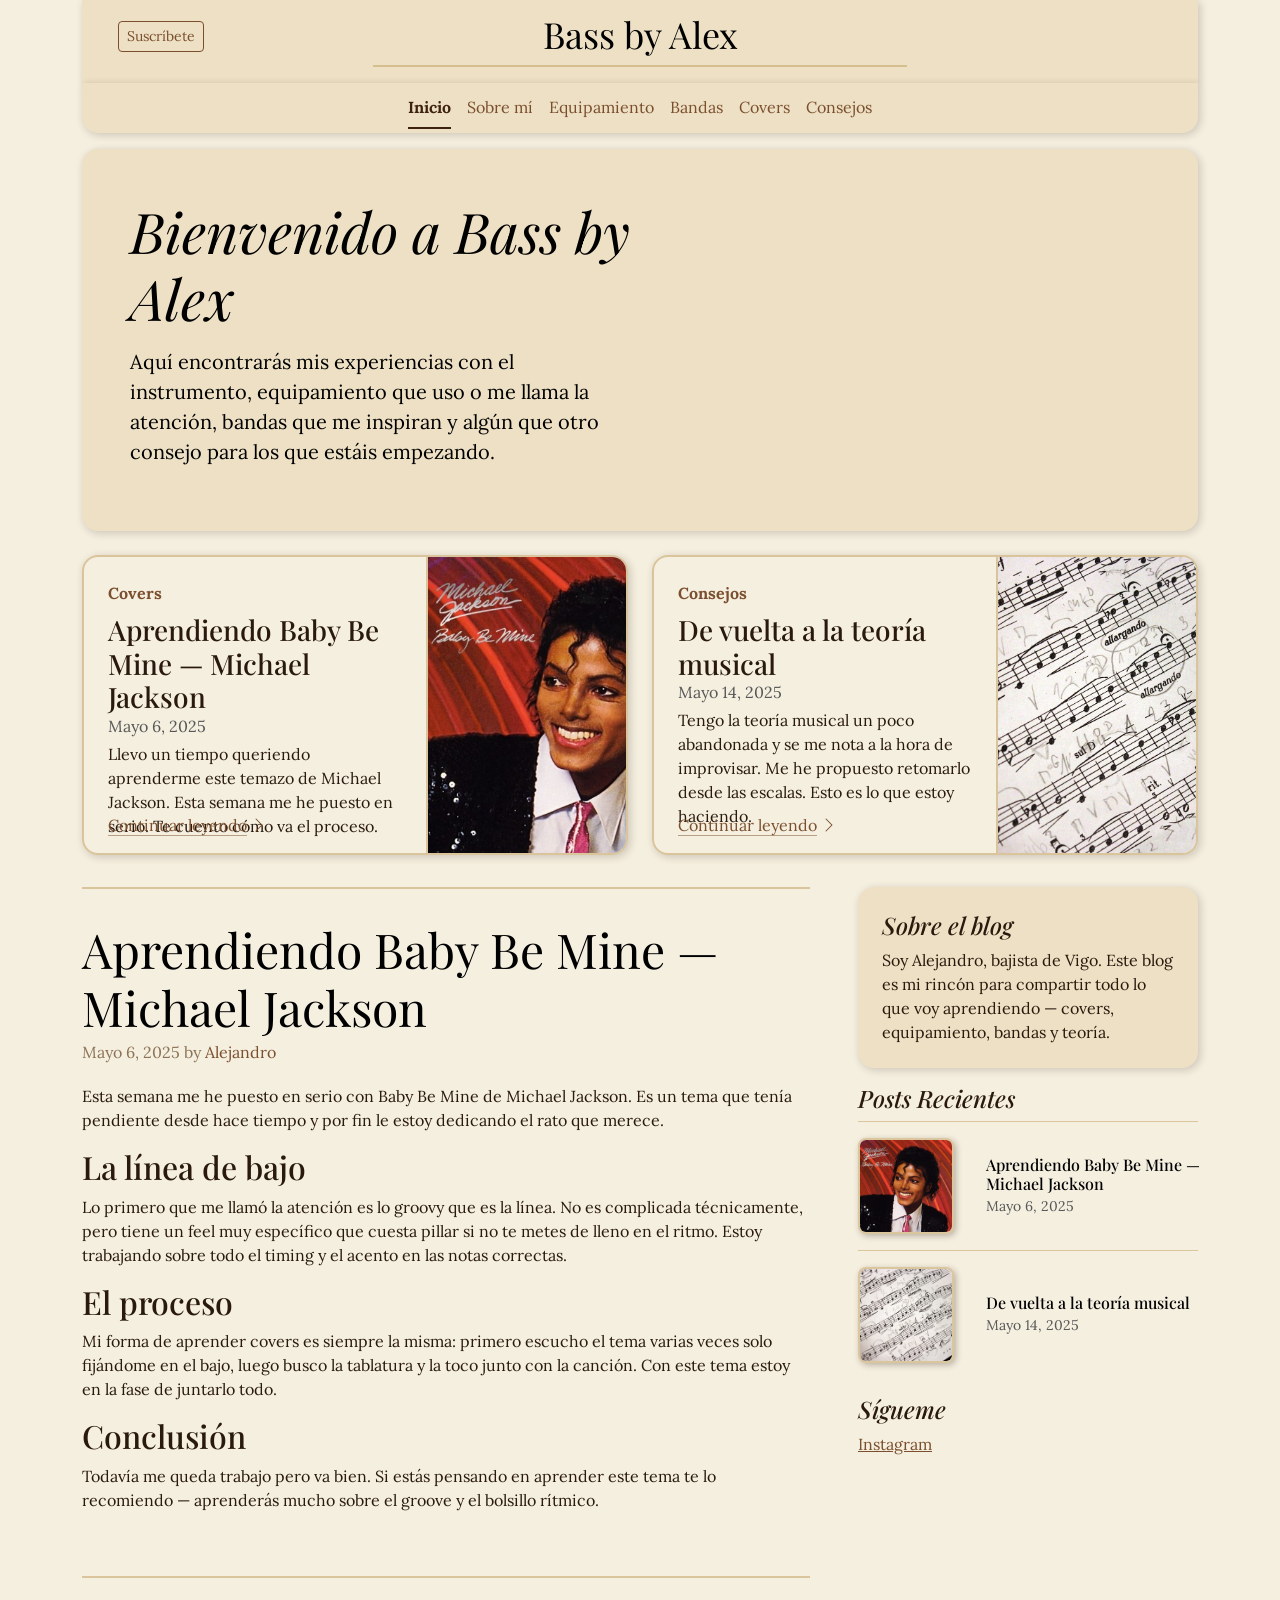
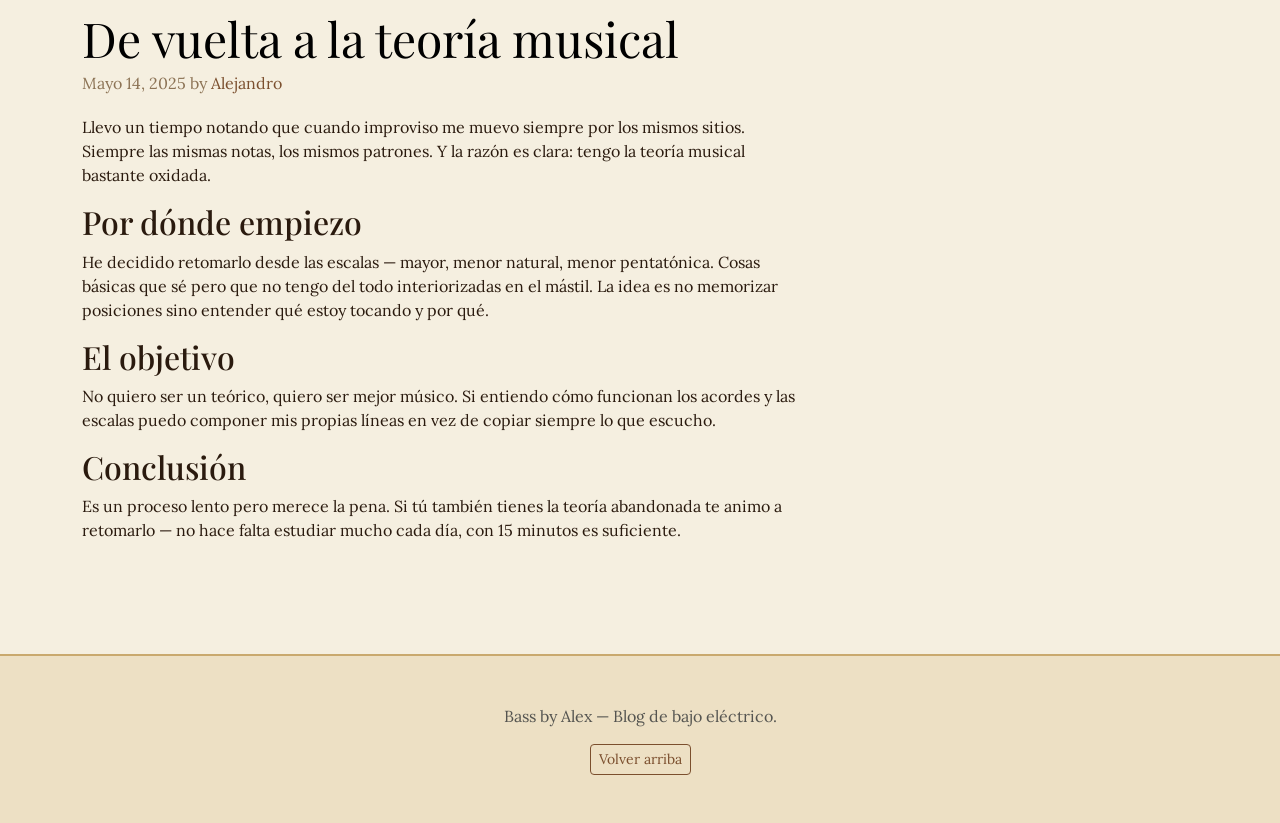
<file: Blog/index.html>
<!doctype html>
<html lang="es" data-bs-theme="light">
    <head>
        <meta charset="utf-8" />
        <meta name="viewport" content="width=device-width, initial-scale=1" />
        <meta name="description" content="" />
        <meta name="author" content="Alejandro Bao" />
        <title>Bass by Alex</title>
        <meta name="theme-color" content="#712cf9" />
        <link
            href="https://cdn.jsdelivr.net/npm/bootstrap@5.3.3/dist/css/bootstrap.min.css"
            rel="stylesheet"
        />
        <link
            href="https://fonts.googleapis.com/css2?family=Playfair+Display:ital,wght@0,700;0,900;1,700&family=Lora:ital,wght@0,400;0,600;1,400&display=swap"
            rel="stylesheet"
        />
        <link href="blog.css" rel="stylesheet" />
    </head>
    <body>
        <svg xmlns="http://www.w3.org/2000/svg" class="d-none">
            <symbol
                id="aperture"
                fill="none"
                stroke="currentColor"
                stroke-linecap="round"
                stroke-linejoin="round"
                stroke-width="2"
                viewBox="0 0 24 24"
            >
                <circle cx="12" cy="12" r="10"></circle>
                <path
                    d="M14.31 8l5.74 9.94M9.69 8h11.48M7.38 12l5.74-9.94M9.69 16L3.95 6.06M14.31 16H2.83m13.79-4l-5.74 9.94"
                ></path>
            </symbol>
            <symbol id="cart" viewBox="0 0 16 16">
                <path
                    d="M0 1.5A.5.5 0 0 1 .5 1H2a.5.5 0 0 1 .485.379L2.89 3H14.5a.5.5 0 0 1 .49.598l-1 5a.5.5 0 0 1-.465.401l-9.397.472L4.415 11H13a.5.5 0 0 1 0 1H4a.5.5 0 0 1-.491-.408L2.01 3.607 1.61 2H.5a.5.5 0 0 1-.5-.5zM3.102 4l.84 4.479 9.144-.459L13.89 4H3.102zM5 12a2 2 0 1 0 0 4 2 2 0 0 0 0-4zm7 0a2 2 0 1 0 0 4 2 2 0 0 0 0-4zm-7 1a1 1 0 1 1 0 2 1 1 0 0 1 0-2zm7 0a1 1 0 1 1 0 2 1 1 0 0 1 0-2z"
                ></path>
            </symbol>
            <symbol id="chevron-right" viewBox="0 0 16 16">
                <path
                    fill-rule="evenodd"
                    d="M4.646 1.646a.5.5 0 0 1 .708 0l6 6a.5.5 0 0 1 0 .708l-6 6a.5.5 0 0 1-.708-.708L10.293 8 4.646 2.354a.5.5 0 0 1 0-.708z"
                ></path>
            </symbol>
        </svg>
        <div class="container">
            <header class="border-bottom lh-1 py-3">
                <div
                    class="row flex-nowrap justify-content-between align-items-center"
                >
                    <div class="col-4 pt-1">
                        <button class="btn btn-sm btn-outline-secondary" id="btnSuscribirse" onclick="suscribirse()">Suscríbete</button>
                        <span id="msgSuscrito" style="display:none; color: var(--brown);">✓ ¡Suscrito!</span>
                    </div>
                    <div class="col-4 text-center">
                        <a
                            class="blog-header-logo text-body-emphasis text-decoration-none"
                            href="index.html"
                            >Bass by Alex</a
                        >
                    </div>
                    <div
                        class="col-4 d-flex justify-content-end align-items-center"
                    ></div>
                </div>
            </header>
            <div class="nav-scroller py-1 mb-3">
                <nav class="nav nav-underline justify-content-center flex-wrap">
                    <a
                        class="nav-item nav-link link-body-emphasis active"
                        href="#"
                        >Inicio</a
                    >
                    <a class="nav-item nav-link link-body-emphasis" href="#" data-bs-toggle="modal" data-bs-target="#modalSobreMi">Sobre mí</a>
                    <a class="nav-item nav-link link-body-emphasis" href="#" data-bs-toggle="modal" data-bs-target="#modalEquipamiento">Equipamiento</a>
                    <a class="nav-item nav-link link-body-emphasis" href="#" data-bs-toggle="modal" data-bs-target="#modalBandas">Bandas</a>
                    <a class="nav-item nav-link link-body-emphasis" href="#" data-bs-toggle="modal" data-bs-target="#modalCovers">Covers</a>
                    <a class="nav-item nav-link link-body-emphasis" href="#" data-bs-toggle="modal" data-bs-target="#modalConsejos">Consejos</a>
                </nav>
            </div>
        </div>
        <main class="container">
            <div
                class="p-4 p-md-5 mb-4 rounded text-body-emphasis bg-body-secondary"
            >
                <div class="col-lg-6 px-0">
                    <h1 class="display-4 fst-italic">
                        Bienvenido a Bass by Alex
                    </h1>
                    <p class="lead my-3">
                        Aquí encontrarás mis experiencias con el instrumento,
                        equipamiento que uso o me llama la atención, bandas que
                        me inspiran y algún que otro consejo para los que estáis
                        empezando.
                    </p>
                </div>
            </div>
            <div class="row mb-2">
                <div class="col-md-6">
                    <div
                        class="row g-0 border rounded overflow-hidden flex-md-row mb-4 shadow-sm h-md-250 position-relative"
                    >
                        <div class="col p-4 d-flex flex-column position-static">
                            <strong
                                class="d-inline-block mb-2 text-primary-emphasis"
                                >Covers</strong
                            >
                            <h3 class="mb-0">
                                Aprendiendo Baby Be Mine — Michael Jackson
                            </h3>
                            <div class="mb-1 text-body-secondary">
                                Mayo 6, 2025
                            </div>
                            <p>
                                Llevo un tiempo queriendo aprenderme este temazo
                                de Michael Jackson. Esta semana me he puesto en
                                serio. Te cuento cómo va el proceso.
                            </p>
                            <a href="#post-babybmine" class="icon-link gap-1 icon-link-hover stretched-link">
                                Continuar leyendo
                                <svg class="bi" aria-hidden="true">
                                    <use xlink:href="#chevron-right"></use>
                                </svg>
                            </a>
                        </div>
                        <div class="col-auto d-none d-lg-block">
                            <img
                                src="img/mj.jpg"
                                alt="Baby Be Mine"
                                style="
                                    width: 200px;
                                    height: 300px;
                                    object-fit: cover;
                                    object-position: left top;
                                "
                            />
                        </div>
                    </div>
                </div>
                <div class="col-md-6">
                    <div
                        class="row g-0 border rounded overflow-hidden flex-md-row mb-4 shadow-sm h-md-250 position-relative"
                    >
                        <div class="col p-4 d-flex flex-column position-static">
                            <strong
                                class="d-inline-block mb-2 text-primary-emphasis"
                                >Consejos</strong
                            >
                            <h3 class="mb-0">De vuelta a la teoría musical</h3>
                            <div class="mb-1 text-body-secondary">
                                Mayo 14, 2025
                            </div>
                            <p>
                                Tengo la teoría musical un poco abandonada y se
                                me nota a la hora de improvisar. Me he propuesto
                                retomarlo desde las escalas. Esto es lo que
                                estoy haciendo.
                            </p>
                            <a href="#post-teoria" class="icon-link gap-1 icon-link-hover stretched-link">
                                Continuar leyendo
                                <svg class="bi" aria-hidden="true">
                                    <use xlink:href="#chevron-right"></use>
                                </svg>
                            </a>
                        </div>
                        <div class="col-auto d-none d-lg-block">
                            <img
                                src="img/teoria.jpg"
                                alt="Teoría musical"
                                style="
                                    width: 200px;
                                    height: 300px;
                                    object-fit: cover;
                                "
                            />
                        </div>
                    </div>
                </div>
            </div>
            <div class="row g-5">
                <div class="col-md-8">
                    <article class="blog-post" id="post-babybmine">
                        <h2 class="display-5 link-body-emphasis mb-1">
                            Aprendiendo Baby Be Mine — Michael Jackson
                        </h2>
                        <p class="blog-post-meta">
                            Mayo 6, 2025 by <span style="color: var(--brown);">Alejandro</span>
                        </p>
                        <p>
                            Esta semana me he puesto en serio con Baby Be Mine
                            de Michael Jackson. Es un tema que tenía pendiente
                            desde hace tiempo y por fin le estoy dedicando el
                            rato que merece.
                        </p>
                        <h2>La línea de bajo</h2>
                        <p>
                            Lo primero que me llamó la atención es lo groovy que
                            es la línea. No es complicada técnicamente, pero
                            tiene un feel muy específico que cuesta pillar si no
                            te metes de lleno en el ritmo. Estoy trabajando
                            sobre todo el timing y el acento en las notas
                            correctas.
                        </p>
                        <h2>El proceso</h2>
                        <p>
                            Mi forma de aprender covers es siempre la misma:
                            primero escucho el tema varias veces solo fijándome
                            en el bajo, luego busco la tablatura y la toco junto
                            con la canción. Con este tema estoy en la fase de
                            juntarlo todo.
                        </p>
                        <h2>Conclusión</h2>
                        <p>
                            Todavía me queda trabajo pero va bien. Si estás
                            pensando en aprender este tema te lo recomiendo —
                            aprenderás mucho sobre el groove y el bolsillo
                            rítmico.
                        </p>
                    </article>
                    <article class="blog-post" id="post-teoria">
                        <h2 class="display-5 link-body-emphasis mb-1">
                            De vuelta a la teoría musical
                        </h2>
                        <p class="blog-post-meta">
                            Mayo 14, 2025 by <span style="color: var(--brown);">Alejandro</span>
                        </p>
                        <p>
                            Llevo un tiempo notando que cuando improviso me
                            muevo siempre por los mismos sitios. Siempre las
                            mismas notas, los mismos patrones. Y la razón es
                            clara: tengo la teoría musical bastante oxidada.
                        </p>
                        <h2>Por dónde empiezo</h2>
                        <p>
                            He decidido retomarlo desde las escalas — mayor,
                            menor natural, menor pentatónica. Cosas básicas que
                            sé pero que no tengo del todo interiorizadas en el
                            mástil. La idea es no memorizar posiciones sino
                            entender qué estoy tocando y por qué.
                        </p>
                        <h2>El objetivo</h2>
                        <p>
                            No quiero ser un teórico, quiero ser mejor músico.
                            Si entiendo cómo funcionan los acordes y las escalas
                            puedo componer mis propias líneas en vez de copiar
                            siempre lo que escucho.
                        </p>
                        <h2>Conclusión</h2>
                        <p>
                            Es un proceso lento pero merece la pena. Si tú
                            también tienes la teoría abandonada te animo a
                            retomarlo — no hace falta estudiar mucho cada día,
                            con 15 minutos es suficiente.
                        </p>
                    </article>
                </div>
                <div class="col-md-4">
                    <div class="position-sticky" style="top: 2rem">
                        <div class="p-4 mb-3 bg-body-tertiary rounded">
                            <h4 class="fst-italic">Sobre el blog</h4>
                            <p class="mb-0">
                                Soy Alejandro, bajista de Vigo. Este blog es mi
                                rincón para compartir todo lo que voy
                                aprendiendo — covers, equipamiento, bandas y
                                teoría.
                            </p>
                        </div>
                        <div>
                            <h4 class="fst-italic">Posts Recientes</h4>
                            <ul class="list-unstyled">
                                <li>
                                    <a href="#post-babybmine" class="d-flex flex-column flex-lg-row gap-3 align-items-start align-items-lg-center py-3 link-body-emphasis text-decoration-none border-top">
                                        <img src="img/mj.jpg" alt="Baby Be Mine" style="width: 96px; height: 96px; object-fit: cover; border-radius: 0.5rem;">
                                            <rect
                                                width="100%"
                                                height="100%"
                                                fill="#777"
                                            ></rect>
                                        </svg>
                                        <div class="col-lg-8">
                                            <h6 class="mb-0">
                                                Aprendiendo Baby Be Mine —
                                                Michael Jackson
                                            </h6>
                                            <small class="text-body-secondary"
                                                >Mayo 6, 2025</small
                                            >
                                        </div>
                                    </a>
                                </li>
                                <li>
                                    <a href="#post-teoria" class="d-flex flex-column flex-lg-row gap-3 align-items-start align-items-lg-center py-3 link-body-emphasis text-decoration-none border-top">
                                        <img src="img/teoria.jpg" alt="Teoría musical" style="width: 96px; height: 96px; object-fit: cover; border-radius: 0.5rem;">
                                            <rect
                                                width="100%"
                                                height="100%"
                                                fill="#777"
                                            ></rect>
                                        </svg>
                                        <div class="col-lg-8">
                                            <h6 class="mb-0">
                                                De vuelta a la teoría musical
                                            </h6>
                                            <small class="text-body-secondary"
                                                >Mayo 14, 2025</small
                                            >
                                        </div>
                                    </a>
                                </li>
                            </ul>
                        </div>
                        <div>
                            <h4 class="fst-italic">Sígueme</h4>
                            <ol class="list-unstyled">
                                <li>
                                    <a
                                        href="https://instagram.com/bass.byalex"
                                        target="_blank"
                                        >Instagram</a
                                    >
                                </li>
                            </ol>
                        </div>
                    </div>
                </div>
            </div>
        </main>
        <footer class="py-5 text-center text-body-secondary bg-body-tertiary">
            <p>Bass by Alex — Blog de bajo eléctrico.</p>
            <button onclick="window.scrollTo({top: 0, behavior: 'smooth'})" class="btn btn-sm btn-outline-secondary">Volver arriba</button>
        </footer>
        <script src="https://cdn.jsdelivr.net/npm/bootstrap@5.3.3/dist/js/bootstrap.bundle.min.js"></script>
        <div class="modal fade" id="modalSobreMi" tabindex="-1" aria-labelledby="modalSobreMiLabel" aria-hidden="true">
            <div class="modal-dialog">
                <div class="modal-content">
                    <div class="modal-header">
                        <h5 class="modal-title" id="modalSobreMiLabel">Sobre mí</h5>
                        <button type="button" class="btn-close" data-bs-dismiss="modal" aria-label="Close"></button>
                    </div>
                    <div class="modal-body">
                        <p>Me llamo Alejandro, soy de Vigo y llevo un tiempo metido en el mundo del bajo eléctrico. Empecé casi por casualidad y acabó convirtiéndose en una de mis cosas favoritas.</p>
                        <p>Actualmente estoy aprendiendo covers, trabajando mi teoría musical y explorando distintos estilos — desde el funk hasta el rock. Este blog es mi forma de documentar ese proceso y compartirlo con quien le pueda interesar.</p>
                    </div>
                </div>
            </div>
        </div>
        <div class="modal fade" id="modalEquipamiento" tabindex="-1" aria-labelledby="modalEquipamientoLabel" aria-hidden="true">
            <div class="modal-dialog">
                <div class="modal-content">
                    <div class="modal-header">
                        <h5 class="modal-title" id="modalEquipamientoLabel">Equipamiento</h5>
                        <button type="button" class="btn-close" data-bs-dismiss="modal" aria-label="Close"></button>
                    </div>
                    <div class="modal-body">
                        <h6>Bajos</h6>
                        <p>Mi bajo principal es el Marcus Miller V3P-4 TS, un instrumento con un sonido increíble y muy versátil. Mi primer bajo fue un Ibanez GSR180-BK, con el que aprendí todo desde cero y al que le tengo mucho cariño.</p>
                        <h6>Amplificador</h6>
                        <p>Uso un Fender Rumble 100, potente y con un sonido limpio y cálido que encaja con casi cualquier estilo.</p>
                        <h6>Interfaz de audio</h6>
                        <p>Para grabar uso una Focusrite Scarlett Solo de 4ª generación. Sencilla, fiable y con una calidad de sonido más que suficiente para lo que necesito.</p>
                    </div>
                </div>
            </div>
        </div>
        <div class="modal fade" id="modalBandas" tabindex="-1" aria-labelledby="modalBandasLabel" aria-hidden="true">
            <div class="modal-dialog">
                <div class="modal-content">
                    <div class="modal-header">
                        <h5 class="modal-title" id="modalBandasLabel">Bandas que me inspiran</h5>
                        <button type="button" class="btn-close" data-bs-dismiss="modal" aria-label="Close"></button>
                    </div>
                    <div class="modal-body">
                        <h6>Queen</h6>
                        <p>La banda que me hizo coger el bajo. John Deacon es uno de los bajistas más infravalorados de la historia — discreto, sólido y con líneas que son pura melodía. Si no fuera por Queen probablemente no estaría escribiendo esto.</p>
                        <h6>Metallica</h6>
                        <p>El bajo de Cliff Burton me voló la cabeza. Un sonido brutal y con personalidad propia dentro de una banda de metal.</p>
                        <h6>Nirvana</h6>
                        <p>Krist Novoselic no tiene el reconocimiento que merece. Líneas simples pero efectivas que encajan perfectamente con el sonido de la banda.</p>
                        <h6>Vacations y Vansire</h6>
                        <p>Dos bandas de dream pop/indie que escucho mucho últimamente. El bajo en este tipo de música tiene un rollo completamente distinto — más atmosférico y melódico.</p>
                    </div>
                </div>
            </div>
        </div>
        <div class="modal fade" id="modalCovers" tabindex="-1" aria-labelledby="modalCoversLabel" aria-hidden="true">
            <div class="modal-dialog">
                <div class="modal-content">
                    <div class="modal-header">
                        <h5 class="modal-title" id="modalCoversLabel">Covers</h5>
                        <button type="button" class="btn-close" data-bs-dismiss="modal" aria-label="Close"></button>
                    </div>
                    <div class="modal-body">
                        <p>Una lista de los covers que he trabajado o estoy trabajando. Cada uno me ha enseñado algo distinto sobre el instrumento.</p>
                        <h6>Baby Be Mine — Michael Jackson</h6>
                        <p>Mi cover actual. Una línea groovy que parece sencilla pero tiene mucho matiz en el ritmo y el feel.</p>
                        <h6>Leave Me Alone — Michael Jackson</h6>
                        <p>Otro temazo de MJ. El bajo tiene un papel muy rítmico y funcional que me ayudó a trabajar la precisión.</p>
                        <h6>Shape of My Heart — Sting</h6>
                        <p>Uno de mis favoritos. Una línea melódica preciosa que combina muy bien técnica y musicalidad.</p>
                        <h6>Let It Happen — Tame Impala</h6>
                        <p>Un cover más moderno y psicodélico. El bajo tiene un rollo muy particular dentro de la mezcla.</p>
                        <h6>Zitti e Buoni — Måneskin</h6>
                        <p>Energía pura. Una línea agresiva y directa que es muy divertida de tocar.</p>
                    </div>
                </div>
            </div>
        </div>
        <div class="modal fade" id="modalConsejos" tabindex="-1" aria-labelledby="modalConsejosLabel" aria-hidden="true">
            <div class="modal-dialog">
                <div class="modal-content">
                    <div class="modal-header">
                        <h5 class="modal-title" id="modalConsejosLabel">Consejos</h5>
                        <button type="button" class="btn-close" data-bs-dismiss="modal" aria-label="Close"></button>
                    </div>
                    <div class="modal-body">
                        <p>Cosas que ojalá me hubieran dicho cuando empecé.</p>
                        <h6>"El bajo no se escucha"</h6>
                        <p>El consejo más importante: ignora a quien te diga esto. El bajo es la columna vertebral de cualquier canción — cuando no está se nota, aunque la gente no sepa por qué. Sin bajo no hay groove, no hay cuerpo, no hay música.</p>
                        <h6>Aprende canciones desde el primer día</h6>
                        <p>Los ejercicios técnicos están bien pero aprender canciones que te gustan es lo que te mantiene motivado. Combina las dos cosas.</p>
                        <h6>No hace falta un bajo caro para empezar</h6>
                        <p>Un instrumento decente y ganas son suficientes. El tono está en los dedos, no en el precio.</p>
                        <h6>La teoría musical es tu amiga</h6>
                        <p>No hace falta estudiarla toda de golpe, pero entender lo básico te abre un mundo a la hora de improvisar y componer.</p>
                    </div>
                </div>
            </div>
        </div>
        <script>
            function suscribirse() {
                document.getElementById('btnSuscribirse').style.display = 'none';
                document.getElementById('msgSuscrito').style.display = 'inline';
            }
        </script>
    </body>
</html>
</file>
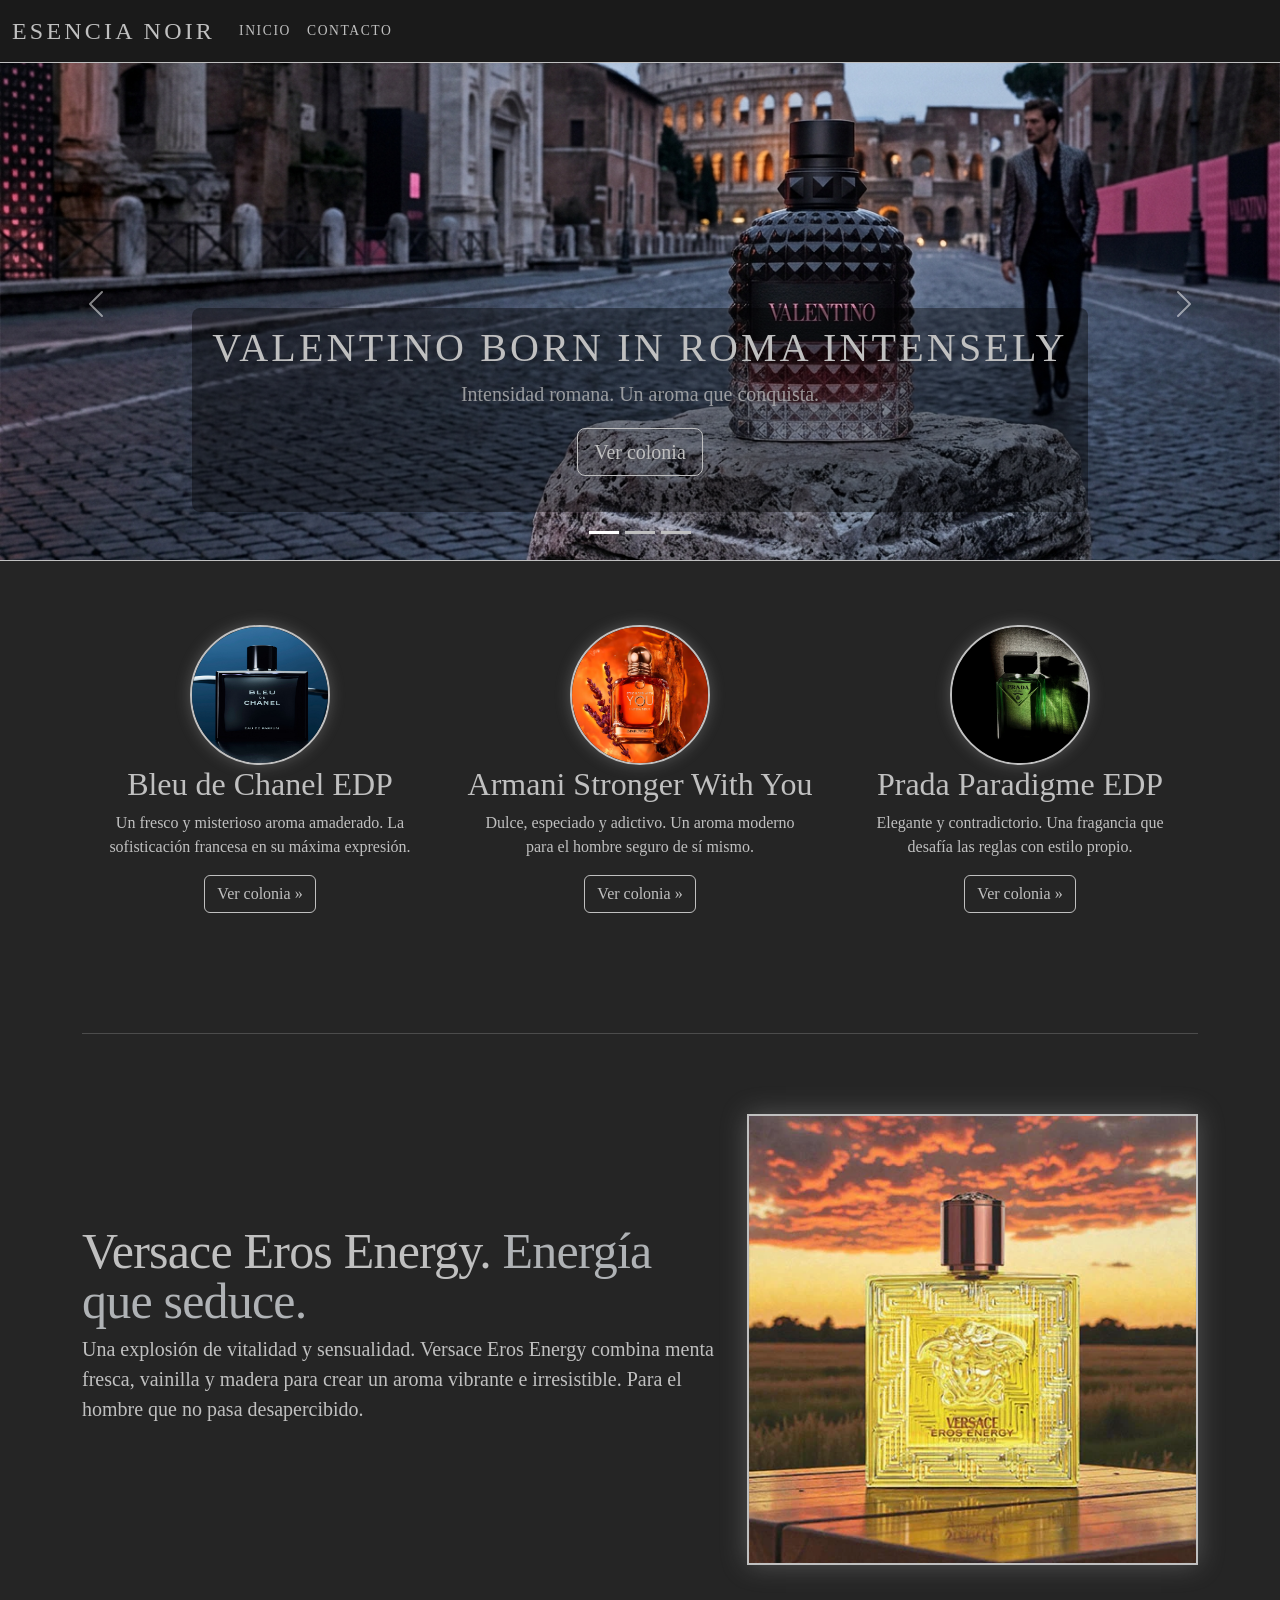
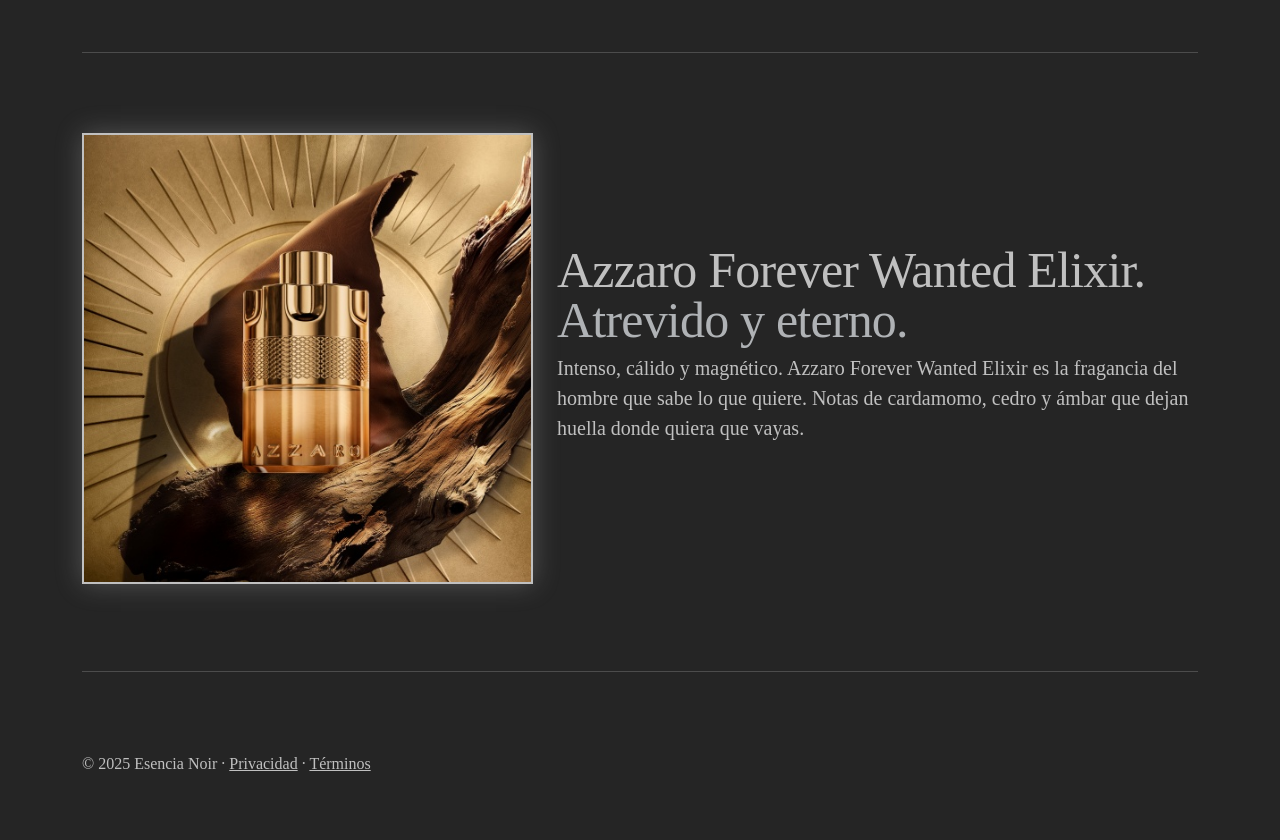
<file: Carrusel/index.html>
<!doctype html>
<html lang="es" data-bs-theme="dark">
  <head>
    <meta charset="utf-8" />
    <meta name="viewport" content="width=device-width, initial-scale=1" />
    <meta name="description" content="" />
    <meta
      name="author"
      content="Alejandro Bao"
    />
    <meta name="generator" content="Astro v5.13.2" />
    <title>Esencia Noir</title>
    <link
      rel="canonical"
      href="https://getbootstrap.com/docs/5.3/examples/carousel/"
    />
    <link href="https://cdn.jsdelivr.net/npm/bootstrap@5.3.3/dist/css/bootstrap.min.css" rel="stylesheet">
    <meta name="theme-color" content="#712cf9" />
    <link href="carousel.css" rel="stylesheet" />
  </head>
  <body>
    <header data-bs-theme="dark">
      <nav class="navbar navbar-expand-md navbar-dark fixed-top bg-dark">
        <div class="container-fluid">
          <a class="navbar-brand" href="index.html">Esencia Noir</a>
          <button
            class="navbar-toggler"
            type="button"
            data-bs-toggle="collapse"
            data-bs-target="#navbarCollapse"
            aria-controls="navbarCollapse"
            aria-expanded="false"
            aria-label="Toggle navigation"
          >
            <span class="navbar-toggler-icon"></span>
          </button>
          <div class="collapse navbar-collapse" id="navbarCollapse">
            <ul class="navbar-nav me-auto mb-2 mb-md-0">
              <li class="nav-item">
  <a class="nav-link active" aria-current="page" href="#">Inicio</a>
</li>
              
<li class="nav-item">
  <a class="nav-link" href="#" data-bs-toggle="modal" data-bs-target="#modalContacto">Contacto</a>
</li>
            </ul>
            
          </div>
        </div>
      </nav>
    </header>
    <main>
      <div id="myCarousel" class="carousel slide mb-6" data-bs-ride="carousel">
        <div class="carousel-indicators">
          <button
            type="button"
            data-bs-target="#myCarousel"
            data-bs-slide-to="0"
            class="active"
            aria-current="true"
            aria-label="Slide 1"
          ></button>
          <button
            type="button"
            data-bs-target="#myCarousel"
            data-bs-slide-to="1"
            aria-label="Slide 2"
          ></button>
          <button
            type="button"
            data-bs-target="#myCarousel"
            data-bs-slide-to="2"
            aria-label="Slide 3"
          ></button>
        </div>
        <div class="carousel-inner">
          <div class="carousel-item active">
  <img src="img/valentino.jpg" class="d-block w-100" alt="Valentino Born in Roma Intensely">
  <div class="container">
    <div class="carousel-caption">
      <h1>Valentino Born in Roma Intensely</h1>
      <p class="opacity-75">Intensidad romana. Un aroma que conquista.</p>
      <p>
        <a class="btn btn-lg btn-outline-light" href="https://www.valentino.com/es-es/product-born-in-roma-intense-eau-de-parfum-spray-100ml-8LD890000_000" target="_blank">Ver colonia</a>
      </p>
    </div>
  </div>
</div>
          <div class="carousel-item">
  <img src="img/jpg.jpg" class="d-block w-100" alt="JPG Le Male Le Parfum">
  <div class="container">
    <div class="carousel-caption">
      <h1>JPG Le Male Le Parfum</h1>
      <p class="opacity-75">Seducción sin límites. Masculinidad en estado puro.</p>
      <p>
        <a class="btn btn-lg btn-outline-light" href="https://www.jeanpaulgaultier.com/eu/es_ES/p/linea-le-male/le-male-le-parfum-eau-de-parfum-intenso-000000000065156533" target="_blank">Ver colonia</a>
      </p>
    </div>
  </div>
</div>
          <div class="carousel-item">
  <img src="img/dior.jpg" class="d-block w-100" alt="Dior Sauvage EDP">
  <div class="container">
    <div class="carousel-caption">
      <h1>Dior Sauvage EDP</h1>
      <p class="opacity-75">Salvaje y elegante. El perfume más icónico del mundo.</p>
      <p>
        <a class="btn btn-lg btn-outline-light" href="https://www.dior.com/es_es/beauty/products/sauvage-eau-de-parfum-Y0785220.html" target="_blank">Ver colonia</a>
      </p>
    </div>
  </div>
</div>
        </div>
        <button
          class="carousel-control-prev"
          type="button"
          data-bs-target="#myCarousel"
          data-bs-slide="prev"
        >
          <span class="carousel-control-prev-icon" aria-hidden="true"></span>
          <span class="visually-hidden">Previous</span>
        </button>
        <button
          class="carousel-control-next"
          type="button"
          data-bs-target="#myCarousel"
          data-bs-slide="next"
        >
          <span class="carousel-control-next-icon" aria-hidden="true"></span>
          <span class="visually-hidden">Next</span>
        </button>
      </div>
      <!-- Marketing messaging and featurettes
  ================================================== -->
      <!-- Wrap the rest of the page in another container to center all the content. -->
      <div class="container marketing">
        <!-- Three columns of text below the carousel -->
        <div class="row">
          <div class="col-lg-4">
  <img src="img/chanel.jpg" class="rounded-circle" width="140" height="140" alt="Bleu de Chanel">
  <h2 class="fw-normal">Bleu de Chanel EDP</h2>
  <p>Un fresco y misterioso aroma amaderado. La sofisticación francesa en su máxima expresión.</p>
  <p>
    <a class="btn btn-outline-light" href="https://www.chanel.com/es/perfumes/p/107360/bleu-de-chanel-eau-de-parfum-vaporizador/" target="_blank">Ver colonia &raquo;</a>
  </p>
</div>
          <!-- /.col-lg-4 -->
          <div class="col-lg-4">
  <img src="img/armani.jpg" class="rounded-circle" width="140" height="140" alt="Armani Stronger With You">
  <h2 class="fw-normal">Armani Stronger With You</h2>
  <p>Dulce, especiado y adictivo. Un aroma moderno para el hombre seguro de sí mismo.</p>
  <p>
    <a class="btn btn-outline-light" href="https://www.armanibeauty.es/perfumes/perfumes-masculinos/stronger-with-you/stronger-with-you-intensely-eau-de-parfum/ww-00180-arm.html" target="_blank">Ver colonia &raquo;</a>
  </p>
</div>
          <!-- /.col-lg-4 -->
          <div class="col-lg-4">
  <img src="img/prada.jpg" class="rounded-circle" width="140" height="140" alt="Prada Paradoxe EDP">
  <h2 class="fw-normal">Prada Paradigme EDP</h2>
  <p>Elegante y contradictorio. Una fragancia que desafía las reglas con estilo propio.</p>
  <p>
    <a class="btn btn-outline-light" href="https://www.prada.com/es/es/perfumes-and-beauty/fragrances/mens-fragrances/c/10574EU" target="_blank">Ver colonia &raquo;</a>
  </p>
</div>
          <!-- /.col-lg-4 -->
        </div>
        <!-- /.row -->
        <!-- START THE FEATURETTES -->
        <hr class="featurette-divider" />
        <div class="row featurette">
  <div class="col-md-7">
    <h2 class="featurette-heading fw-normal lh-1">
      Versace Eros Energy.
      <span class="text-body-secondary">Energía que seduce.</span>
    </h2>
    <p class="lead">
      Una explosión de vitalidad y sensualidad. Versace Eros Energy combina menta fresca, 
      vainilla y madera para crear un aroma vibrante e irresistible. Para el hombre 
      que no pasa desapercibido.
    </p>
  </div>
  <div class="col-md-5">
    <div class="featurette-hover">
  <a href="https://www.versace.com/es/es/hombre/accesorios/fragancias/eros-energy/" target="_blank">
    <img src="img/versace.jpg" class="featurette-image img-fluid mx-auto d-block" alt="Versace Eros Energy">
    <div class="featurette-overlay">Ver colonia</div>
  </a>
</div>
  </div>
</div>
        <hr class="featurette-divider" />
        <div class="row featurette">
  <div class="col-md-7 order-md-2">
    <h2 class="featurette-heading fw-normal lh-1">
      Azzaro Forever Wanted Elixir.
      <span class="text-body-secondary">Atrevido y eterno.</span>
    </h2>
    <p class="lead">
      Intenso, cálido y magnético. Azzaro Forever Wanted Elixir es la fragancia 
      del hombre que sabe lo que quiere. Notas de cardamomo, cedro y ámbar que 
      dejan huella donde quiera que vayas.
    </p>
  </div>
  <div class="col-md-5 order-md-1">
    <div class="featurette-hover">
  <a href="https://www.azzaro.com/en/fragrances/azzaro-forever-wanted-elixir" target="_blank">
    <img src="img/azzaro.jpg" class="featurette-image img-fluid mx-auto d-block" alt="Azzaro Wanted Forever Elixir">
    <div class="featurette-overlay">Ver colonia</div>
  </a>
</div>
  </div>
</div>
<hr class="featurette-divider" />
        <!-- /END THE FEATURETTES -->
      </div>
      <!-- /.container -->
      <!-- FOOTER -->
      <footer class="container">
 
  <p>
    &copy; 2025 Esencia Noir &middot;
    <a href="#" data-bs-toggle="modal" data-bs-target="#modalPrivacidad">Privacidad</a> &middot; 
<a href="#" data-bs-toggle="modal" data-bs-target="#modalTerminos">Términos</a>
  </p>
</footer>
    </main>
    <script src="https://cdn.jsdelivr.net/npm/bootstrap@5.3.3/dist/js/bootstrap.bundle.min.js"></script>

    <div class="modal fade" id="modalContacto" tabindex="-1" aria-labelledby="modalContactoLabel" aria-hidden="true">
  <div class="modal-dialog">
    <div class="modal-content">
      <div class="modal-header">
        <h5 class="modal-title" id="modalContactoLabel">Contacto</h5>
        <button type="button" class="btn-close" data-bs-dismiss="modal" aria-label="Cerrar"></button>
      </div>
      <div class="modal-body">
        <div class="mb-3">
          <label class="form-label">Nombre</label>
          <input type="text" class="form-control" placeholder="Tu nombre">
        </div>
        <div class="mb-3">
          <label class="form-label">Email</label>
          <input type="email" class="form-control" placeholder="Tu email">
        </div>
        <div class="mb-3">
          <label class="form-label">Mensaje</label>
          <textarea class="form-control" rows="4" placeholder="Tu mensaje"></textarea>
        </div>
        <p id="mensajeEnviado" style="display:none; color: #c0c0c0; text-align:center; margin-top: 1rem; letter-spacing: 0.1rem;">✓ Mensaje enviado correctamente.</p>
      </div>
      <div class="modal-footer">
        <button type="button" class="btn btn-outline-secondary" data-bs-dismiss="modal">Cerrar</button>
        <button type="button" class="btn btn-outline-light" id="btnEnviar">Enviar</button>
      </div>
    </div>
  </div>
</div>

<div class="modal fade" id="modalPrivacidad" tabindex="-1" aria-labelledby="modalPrivacidadLabel" aria-hidden="true">
  <div class="modal-dialog modal-lg">
    <div class="modal-content">
      <div class="modal-header">
        <h5 class="modal-title" id="modalPrivacidadLabel">Política de Privacidad</h5>
        <button type="button" class="btn-close" data-bs-dismiss="modal" aria-label="Cerrar"></button>
      </div>
      <div class="modal-body">
        <p>En <strong>Esencia Noir</strong> nos comprometemos a proteger tu privacidad. Los datos personales que nos facilites serán tratados de forma confidencial y utilizados únicamente para gestionar tu pedido y mantenerte informado sobre nuestras novedades.</p>
        <p>No compartiremos tus datos con terceros sin tu consentimiento expreso. Puedes ejercer tus derechos de acceso, rectificación y cancelación contactando con nosotros a través del formulario de contacto.</p>
        <p>Al usar esta web aceptas el uso de cookies técnicas necesarias para su correcto funcionamiento.</p>
      </div>
      <div class="modal-footer">
        <button type="button" class="btn btn-outline-light" data-bs-dismiss="modal">Cerrar</button>
      </div>
    </div>
  </div>
</div>

<div class="modal fade" id="modalTerminos" tabindex="-1" aria-labelledby="modalTerminosLabel" aria-hidden="true">
  <div class="modal-dialog modal-lg">
    <div class="modal-content">
      <div class="modal-header">
        <h5 class="modal-title" id="modalTerminosLabel">Términos y Condiciones</h5>
        <button type="button" class="btn-close" data-bs-dismiss="modal" aria-label="Cerrar"></button>
      </div>
      <div class="modal-body">
        <p>El acceso y uso de la web de <strong>Esencia Noir</strong> implica la aceptación de los presentes términos y condiciones.</p>
        <p>Todos los productos mostrados están sujetos a disponibilidad. Los precios pueden variar sin previo aviso. Esencia Noir se reserva el derecho de modificar el catálogo en cualquier momento.</p>
        <p>Queda prohibida la reproducción total o parcial de los contenidos de esta web sin autorización expresa de Esencia Noir.</p>
        <p>Para cualquier reclamación o consulta puedes contactarnos a través del formulario de contacto disponible en la web.</p>
      </div>
      <div class="modal-footer">
        <button type="button" class="btn btn-outline-light" data-bs-dismiss="modal">Cerrar</button>
      </div>
    </div>
  </div>
</div>

<script>
  document.getElementById('btnEnviar').addEventListener('click', function() {
    const mensaje = document.getElementById('mensajeEnviado');
    mensaje.style.display = 'block';
  });
</script>
  </body>
</html>
</file>
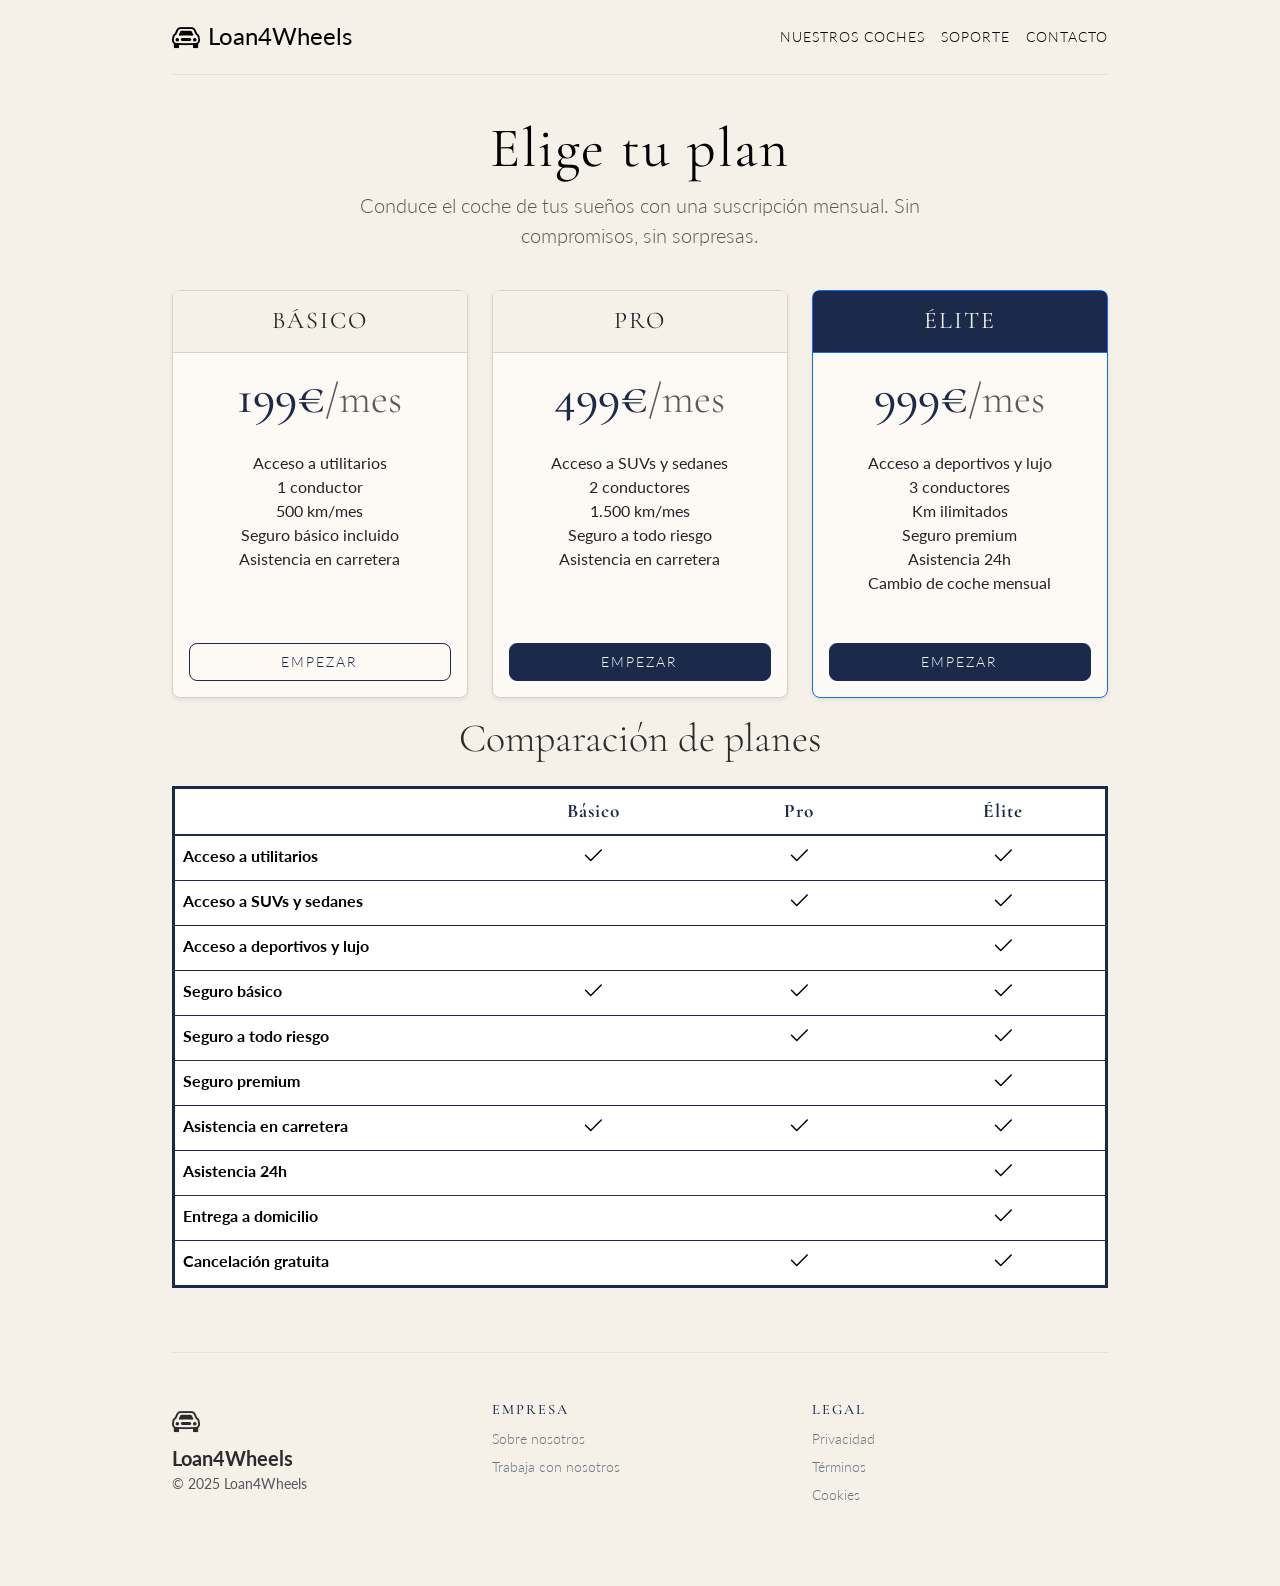
<file: Loan4Wheels/Loan4Wheels.html>
<!doctype html>
<html lang="en" data-bs-theme="light">
  <head>
    <meta charset="utf-8" />
    <meta name="viewport" content="width=device-width, initial-scale=1" />
    <meta name="description" content="" />
    <meta
      name="author"
      content="Mark Otto, Jacob Thornton, and Bootstrap contributors"
    />
    <meta name="generator" content="Astro v5.13.2" />
    <title>Loan4Wheels</title>
    <link href="https://fonts.googleapis.com/css2?family=Cormorant+Garamond:wght@300;400;600;700&family=Lato:wght@300;400;700&display=swap" rel="stylesheet">
    <link rel="stylesheet" href="https://cdn.jsdelivr.net/npm/bootstrap-icons@1.11.3/font/bootstrap-icons.min.css">
    <link href="https://cdn.jsdelivr.net/npm/bootstrap@5.3.3/dist/css/bootstrap.min.css" rel="stylesheet">
    <meta name="theme-color" content="#712cf9" />
    <link href="pricing.css" rel="stylesheet" />
    <style>
      
      .bi {
        vertical-align: -0.125em;
        fill: currentColor;
      }
      </style>
  </head>
  <body>
   <svg xmlns="http://www.w3.org/2000/svg" class="d-none">
      <symbol id="check" viewBox="0 0 16 16">
        <title>Check</title>
        <path
          d="M13.854 3.646a.5.5 0 0 1 0 .708l-7 7a.5.5 0 0 1-.708 0l-3.5-3.5a.5.5 0 1 1 .708-.708L6.5 10.293l6.646-6.647a.5.5 0 0 1 .708 0z"
        ></path>
      </symbol>
    </svg>
    <div class="container py-3">
      <header>
        <div
          class="d-flex flex-column flex-md-row align-items-center pb-3 mb-4 border-bottom"
        >
          <a
            href="Loan4Wheels.html"
            class="d-flex align-items-center link-body-emphasis text-decoration-none"
          >
            <span class="fs-4"><i class="bi bi-car-front me-2 fs-3"></i>Loan4Wheels</span>
          </a>
          <nav class="d-inline-flex mt-2 mt-md-0 ms-md-auto">
    <a class="me-3 py-2 link-body-emphasis text-decoration-none" href="#" data-bs-toggle="modal" data-bs-target="#modalFlota">Nuestros Coches</a>
    <a class="me-3 py-2 link-body-emphasis text-decoration-none" href="#" data-bs-toggle="modal" data-bs-target="#modalSoporte">Soporte</a>
    <a class="py-2 link-body-emphasis text-decoration-none" href="#" data-bs-toggle="modal" data-bs-target="#modalContacto">Contacto</a>
</nav>
        </div>
        <div class="pricing-header p-3 pb-md-4 mx-auto text-center">
    <h1 class="display-4 fw-normal text-body-emphasis">Elige tu plan</h1>
    <p class="fs-5 text-body-secondary">
        Conduce el coche de tus sueños con una suscripción mensual. Sin compromisos, sin sorpresas.
    </p>
</div>
      </header>
      <main>
        <div class="row row-cols-1 row-cols-md-3 mb-3 text-center">
  <div class="col">
    <div class="card mb-4 rounded-3 shadow-sm">
      <div class="card-header py-3">
        <h4 class="my-0 fw-normal">Básico</h4>
      </div>
      <div class="card-body">
        <h1 class="card-title pricing-card-title">
          199€<small class="text-body-secondary fw-light">/mes</small>
        </h1>
        <ul class="list-unstyled mt-3 mb-4">
          <li>Acceso a utilitarios</li>
          <li>1 conductor</li>
          <li>500 km/mes</li>
          <li>Seguro básico incluido</li>
          <li>Asistencia en carretera</li>
        </ul>
        <button type="button" class="w-100 btn btn-lg btn-outline-primary" onclick="abrirModal('Básico')">
  Empezar
</button>
      </div>
    </div>
  </div>
  <div class="col">
    <div class="card mb-4 rounded-3 shadow-sm">
      <div class="card-header py-3">
        <h4 class="my-0 fw-normal">Pro</h4>
      </div>
      <div class="card-body">
        <h1 class="card-title pricing-card-title">
          499€<small class="text-body-secondary fw-light">/mes</small>
        </h1>
        <ul class="list-unstyled mt-3 mb-4">
          <li>Acceso a SUVs y sedanes</li>
          <li>2 conductores</li>
          <li>1.500 km/mes</li>
          <li>Seguro a todo riesgo</li>
          <li>Asistencia en carretera</li>
        </ul>
        <button type="button" class="w-100 btn btn-lg btn-primary" onclick="abrirModal('Pro')">
  Empezar
</button>
      </div>
    </div>
  </div>
  <div class="col">
    <div class="card mb-4 rounded-3 shadow-sm border-primary">
      <div class="card-header py-3 text-bg-primary border-primary">
        <h4 class="my-0 fw-normal">Élite</h4>
      </div>
      <div class="card-body">
        <h1 class="card-title pricing-card-title">
          999€<small class="text-body-secondary fw-light">/mes</small>
        </h1>
        <ul class="list-unstyled mt-3 mb-4">
          <li>Acceso a deportivos y lujo</li>
          <li>3 conductores</li>
          <li>Km ilimitados</li>
          <li>Seguro premium</li>
          <li>Asistencia 24h</li>
          <li>Cambio de coche mensual</li>
        </ul>
        <button type="button" class="w-100 btn btn-lg btn-primary" onclick="abrirModal('Élite')">
  Empezar
</button>
      </div>
    </div>
  </div>
</div>
        <h2 class="display-6 text-center mb-4">Comparación de planes</h2>
        <div class="table-responsive">
  <table class="table text-center">
    <thead>
      <tr>
        <th style="width: 34%"></th>
        <th style="width: 22%">Básico</th>
        <th style="width: 22%">Pro</th>
        <th style="width: 22%">Élite</th>
      </tr>
    </thead>
    <tbody>
      <tr>
        <th scope="row" class="text-start">Acceso a utilitarios</th>
        <td><svg class="bi" width="24" height="24" role="img" aria-label="Incluido"><use xlink:href="#check"></use></svg></td>
        <td><svg class="bi" width="24" height="24" role="img" aria-label="Incluido"><use xlink:href="#check"></use></svg></td>
        <td><svg class="bi" width="24" height="24" role="img" aria-label="Incluido"><use xlink:href="#check"></use></svg></td>
      </tr>
      <tr>
        <th scope="row" class="text-start">Acceso a SUVs y sedanes</th>
        <td></td>
        <td><svg class="bi" width="24" height="24" role="img" aria-label="Incluido"><use xlink:href="#check"></use></svg></td>
        <td><svg class="bi" width="24" height="24" role="img" aria-label="Incluido"><use xlink:href="#check"></use></svg></td>
      </tr>
      <tr>
        <th scope="row" class="text-start">Acceso a deportivos y lujo</th>
        <td></td>
        <td></td>
        <td><svg class="bi" width="24" height="24" role="img" aria-label="Incluido"><use xlink:href="#check"></use></svg></td>
      </tr>
      <tr>
        <th scope="row" class="text-start">Seguro básico</th>
        <td><svg class="bi" width="24" height="24" role="img" aria-label="Incluido"><use xlink:href="#check"></use></svg></td>
        <td><svg class="bi" width="24" height="24" role="img" aria-label="Incluido"><use xlink:href="#check"></use></svg></td>
        <td><svg class="bi" width="24" height="24" role="img" aria-label="Incluido"><use xlink:href="#check"></use></svg></td>
      </tr>
      <tr>
        <th scope="row" class="text-start">Seguro a todo riesgo</th>
        <td></td>
        <td><svg class="bi" width="24" height="24" role="img" aria-label="Incluido"><use xlink:href="#check"></use></svg></td>
        <td><svg class="bi" width="24" height="24" role="img" aria-label="Incluido"><use xlink:href="#check"></use></svg></td>
      </tr>
      <tr>
        <th scope="row" class="text-start">Seguro premium</th>
        <td></td>
        <td></td>
        <td><svg class="bi" width="24" height="24" role="img" aria-label="Incluido"><use xlink:href="#check"></use></svg></td>
      </tr>
      <tr>
        <th scope="row" class="text-start">Asistencia en carretera</th>
  <td><svg class="bi" width="24" height="24" role="img" aria-label="Incluido"><use xlink:href="#check"></use></svg></td>
  <td><svg class="bi" width="24" height="24" role="img" aria-label="Incluido"><use xlink:href="#check"></use></svg></td>
  <td><svg class="bi" width="24" height="24" role="img" aria-label="Incluido"><use xlink:href="#check"></use></svg></td>
      </tr>
      <tr>
        <th scope="row" class="text-start">Asistencia 24h</th>
        <td></td>
        <td></td>
        <td><svg class="bi" width="24" height="24" role="img" aria-label="Incluido"><use xlink:href="#check"></use></svg></td>
      </tr>
      <tr>
        <th scope="row" class="text-start">Entrega a domicilio</th>
        <td></td>
        <td></td>
        <td><svg class="bi" width="24" height="24" role="img" aria-label="Incluido"><use xlink:href="#check"></use></svg></td>
      </tr>
      <tr>
        <th scope="row" class="text-start">Cancelación gratuita</th>
        <td></td>
        <td><svg class="bi" width="24" height="24" role="img" aria-label="Incluido"><use xlink:href="#check"></use></svg></td>
        <td><svg class="bi" width="24" height="24" role="img" aria-label="Incluido"><use xlink:href="#check"></use></svg></td>
      </tr>
    </tbody>
  </table>
</div>
      </main>
      <footer class="pt-4 my-md-5 pt-md-5 border-top">
  <div class="row">
    <div class="col-12 col-md">
      <i class="bi bi-car-front mb-2 fs-3"></i>
      <span class="fs-5 fw-bold d-block">Loan4Wheels</span>
      <small class="d-block mb-3 text-body-secondary">&copy; 2025 Loan4Wheels</small>
    </div>
    
    <div class="col-6 col-md">
      <h5>Empresa</h5>
      <ul class="list-unstyled text-small">
        <li class="mb-1"><a class="link-secondary text-decoration-none" href="#" data-bs-toggle="modal" data-bs-target="#modalSobreNosotros">Sobre nosotros</a></li>
<li class="mb-1"><a class="link-secondary text-decoration-none" href="#" data-bs-toggle="modal" data-bs-target="#modalTrabaja">Trabaja con nosotros</a></li>
      </ul>
    </div>
    <div class="col-6 col-md">
      <h5>Legal</h5>
      <ul class="list-unstyled text-small">
        <li class="mb-1"><a class="link-secondary text-decoration-none" href="#" data-bs-toggle="modal" data-bs-target="#modalPrivacidad">Privacidad</a></li>
<li class="mb-1"><a class="link-secondary text-decoration-none" href="#" data-bs-toggle="modal" data-bs-target="#modalTerminos">Términos</a></li>
<li class="mb-1"><a class="link-secondary text-decoration-none" href="#" data-bs-toggle="modal" data-bs-target="#modalCookies">Cookies</a></li>
      </ul>
    </div>
  </div>
</footer>
    </div>
    <script src="https://cdn.jsdelivr.net/npm/bootstrap@5.3.3/dist/js/bootstrap.bundle.min.js"></script>

    <div class="modal fade" id="modalFlota" tabindex="-1" aria-labelledby="modalFlotaLabel" aria-hidden="true">
  <div class="modal-dialog modal-xl modal-dialog-scrollable">
    <div class="modal-content">
      <div class="modal-header">
        <h4 class="modal-title" id="modalFlotaLabel">Nuestros Coches</h4>
        <button type="button" class="btn-close" data-bs-dismiss="modal" aria-label="Cerrar"></button>
      </div>
      <div class="modal-body">

        
        <h5 class="mb-3 mt-2">Utilitarios</h5>
        <div class="row row-cols-1 row-cols-md-2 row-cols-lg-3 g-4 mb-4">

          <div class="col">
            <div class="card h-100">
              <img src="img/ibiza.jpg" class="card-img-top" alt="Seat Ibiza">
              <div class="card-body">
                <h6 class="card-title">Seat Ibiza</h6>
                <p class="card-text small">Utilitario compacto y ágil, perfecto para la ciudad.</p>
                <ul class="list-unstyled small">
                  <li>🐎 95 CV</li>
                  <li>⚙️ Tracción FWD</li>
                  <li>⚡ Manual</li>
                  <li>🏁 0-100: 10.5s</li>
                  <li>💨 Vmáx: 185 km/h</li>
                  <li>📦 Plan: Básico, Pro y Élite</li>
                </ul>
              </div>
            </div>
          </div>

          <div class="col">
            <div class="card h-100">
              <img src="img/yaris.jpg" class="card-img-top" alt="Toyota Yaris">
              <div class="card-body">
                <h6 class="card-title">Toyota Yaris</h6>
                <p class="card-text small">Híbrido fiable y eficiente, ideal para el día a día.</p>
                <ul class="list-unstyled small">
                  <li>🐎 116 CV</li>
                  <li>⚙️ Tracción FWD</li>
                  <li>⚡ Automático</li>
                  <li>🏁 0-100: 9.7s</li>
                  <li>💨 Vmáx: 175 km/h</li>
                  <li>📦 Plan: Básico, Pro y Élite</li>
                </ul>
              </div>
            </div>
          </div>

          <div class="col">
            <div class="card h-100">
              <img src="img/clio.jpg" class="card-img-top" alt="Renault Clio">
              <div class="card-body">
                <h6 class="card-title">Renault Clio</h6>
                <p class="card-text small">Clásico francés con diseño moderno y gran confort.</p>
                <ul class="list-unstyled small">
                  <li>🐎 90 CV</li>
                  <li>⚙️ Tracción FWD</li>
                  <li>⚡ Manual</li>
                  <li>🏁 0-100: 11.2s</li>
                  <li>💨 Vmáx: 180 km/h</li>
                  <li>📦 Plan: Básico, Pro y Élite</li>
                </ul>
              </div>
            </div>
          </div>

          <div class="col">
            <div class="card h-100">
              <img src="img/308.jpg" class="card-img-top" alt="Peugeot 308">
              <div class="card-body">
                <h6 class="card-title">Peugeot 308</h6>
                <p class="card-text small">Diseño atrevido y tecnología avanzada en segmento C.</p>
                <ul class="list-unstyled small">
                  <li>🐎 130 CV</li>
                  <li>⚙️ Tracción FWD</li>
                  <li>⚡ Automático</li>
                  <li>🏁 0-100: 9.1s</li>
                  <li>💨 Vmáx: 210 km/h</li>
                  <li>📦 Plan: Básico, Pro y Élite</li>
                </ul>
              </div>
            </div>
          </div>

          <div class="col">
            <div class="card h-100">
              <img src="img/i20.jpg" class="card-img-top" alt="Hyundai i20">
              <div class="card-body">
                <h6 class="card-title">Hyundai i20</h6>
                <p class="card-text small">Compacto coreano con gran equipamiento de serie.</p>
                <ul class="list-unstyled small">
                  <li>🐎 100 CV</li>
                  <li>⚙️ Tracción FWD</li>
                  <li>⚡ Manual</li>
                  <li>🏁 0-100: 10.8s</li>
                  <li>💨 Vmáx: 183 km/h</li>
                  <li>📦 Plan: Básico, Pro y Élite</li>
                </ul>
              </div>
            </div>
          </div>

          <div class="col">
            <div class="card h-100">
              <img src="img/mazda3.jpg" class="card-img-top" alt="Mazda 3">
              <div class="card-body">
                <h6 class="card-title">Mazda 3</h6>
                <p class="card-text small">Diseño premium y conducción dinámica en su clase.</p>
                <ul class="list-unstyled small">
                  <li>🐎 122 CV</li>
                  <li>⚙️ Tracción FWD</li>
                  <li>⚡ Automático</li>
                  <li>🏁 0-100: 9.4s</li>
                  <li>💨 Vmáx: 200 km/h</li>
                  <li>📦 Plan: Básico, Pro y Élite</li>
                </ul>
              </div>
            </div>
          </div>

          <div class="col">
            <div class="card h-100">
              <img src="img/a3.jpg" class="card-img-top" alt="Audi A3">
              <div class="card-body">
                <h6 class="card-title">Audi A3</h6>
                <p class="card-text small">Lo mejor de la ingeniería alemana en formato compacto.</p>
                <ul class="list-unstyled small">
                  <li>🐎 150 CV</li>
                  <li>⚙️ Tracción FWD</li>
                  <li>⚡ Automático</li>
                  <li>🏁 0-100: 8.4s</li>
                  <li>💨 Vmáx: 224 km/h</li>
                  <li>📦 Plan: Básico, Pro y Élite</li>
                </ul>
              </div>
            </div>
          </div>

          <div class="col">
            <div class="card h-100">
              <img src="img/golf.jpg" class="card-img-top" alt="Volkswagen Golf">
              <div class="card-body">
                <h6 class="card-title">Volkswagen Golf</h6>
                <p class="card-text small">El referente del segmento compacto desde hace décadas.</p>
                <ul class="list-unstyled small">
                  <li>🐎 150 CV</li>
                  <li>⚙️ Tracción FWD</li>
                  <li>⚡ Automático</li>
                  <li>🏁 0-100: 8.5s</li>
                  <li>💨 Vmáx: 224 km/h</li>
                  <li>📦 Plan: Básico, Pro y Élite</li>
                </ul>
              </div>
            </div>
          </div>

          <div class="col">
  <div class="card h-100">
    <img src="img/mito.jpg" class="card-img-top" alt="Alfa Romeo Mito Quadrifoglio">
    <div class="card-body">
      <h6 class="card-title">Alfa Romeo Mito QV</h6>
      <p class="card-text small">El utilitario italiano más deportivo, con alma de competición.</p>
      <ul class="list-unstyled small">
        <li>🐎 170 CV</li>
        <li>⚙️ Tracción FWD</li>
        <li>⚡ Manual</li>
        <li>🏁 0-100: 7.5s</li>
        <li>💨 Vmáx: 230 km/h</li>
        <li>📦 Plan: Básico, Pro y Élite</li>
      </ul>
    </div>
  </div>
</div>

        </div>

        
        <h5 class="mb-3 mt-2">SUVs</h5>
        <div class="row row-cols-1 row-cols-md-2 row-cols-lg-3 g-4 mb-4">

          <div class="col">
            <div class="card h-100">
              <img src="img/x3.jpg" class="card-img-top" alt="BMW X3">
              <div class="card-body">
                <h6 class="card-title">BMW X3</h6>
                <p class="card-text small">SUV premium alemán con gran dinamismo y confort.</p>
                <ul class="list-unstyled small">
                  <li>🐎 184 CV</li>
                  <li>⚙️ Tracción AWD</li>
                  <li>⚡ Automático</li>
                  <li>🏁 0-100: 7.9s</li>
                  <li>💨 Vmáx: 215 km/h</li>
                  <li>📦 Plan: Pro y Élite</li>
                </ul>
              </div>
            </div>
          </div>

          <div class="col">
            <div class="card h-100">
              <img src="img/tcross.jpg" class="card-img-top" alt="VW T-Cross">
              <div class="card-body">
                <h6 class="card-title">Volkswagen T-Cross</h6>
                <p class="card-text small">SUV urbano con gran espacio interior y conectividad.</p>
                <ul class="list-unstyled small">
                  <li>🐎 116 CV</li>
                  <li>⚙️ Tracción FWD</li>
                  <li>⚡ Automático</li>
                  <li>🏁 0-100: 10.2s</li>
                  <li>💨 Vmáx: 193 km/h</li>
                  <li>📦 Plan: Pro y Élite</li>
                </ul>
              </div>
            </div>
          </div>

          <div class="col">
            <div class="card h-100">
              <img src="img/q3.jpg" class="card-img-top" alt="Audi Q3">
              <div class="card-body">
                <h6 class="card-title">Audi Q3</h6>
                <p class="card-text small">Elegancia y tecnología Audi en formato SUV compacto.</p>
                <ul class="list-unstyled small">
                  <li>🐎 150 CV</li>
                  <li>⚙️ Tracción FWD</li>
                  <li>⚡ Automático</li>
                  <li>🏁 0-100: 9.0s</li>
                  <li>💨 Vmáx: 210 km/h</li>
                  <li>📦 Plan: Pro y Élite</li>
                </ul>
              </div>
            </div>
          </div>

          <div class="col">
            <div class="card h-100">
              <img src="img/qashqai.jpg" class="card-img-top" alt="Nissan Qashqai">
              <div class="card-body">
                <h6 class="card-title">Nissan Qashqai</h6>
                <p class="card-text small">El SUV más vendido de Europa, versátil y fiable.</p>
                <ul class="list-unstyled small">
                  <li>🐎 158 CV</li>
                  <li>⚙️ Tracción FWD</li>
                  <li>⚡ Automático</li>
                  <li>🏁 0-100: 9.1s</li>
                  <li>💨 Vmáx: 200 km/h</li>
                  <li>📦 Plan: Pro y Élite</li>
                </ul>
              </div>
            </div>
          </div>

          <div class="col">
            <div class="card h-100">
              <img src="img/rangerover.jpg" class="card-img-top" alt="Range Rover Sport">
              <div class="card-body">
                <h6 class="card-title">Range Rover Sport</h6>
                <p class="card-text small">SUV británico de lujo con capacidades off-road excepcionales.</p>
                <ul class="list-unstyled small">
                  <li>🐎 300 CV</li>
                  <li>⚙️ Tracción AWD</li>
                  <li>⚡ Automático</li>
                  <li>🏁 0-100: 6.5s</li>
                  <li>💨 Vmáx: 220 km/h</li>
                  <li>📦 Plan: Pro y Élite</li>
                </ul>
              </div>
            </div>
          </div>

          <div class="col">
            <div class="card h-100">
              <img src="img/macan.jpg" class="card-img-top" alt="Porsche Macan">
              <div class="card-body">
                <h6 class="card-title">Porsche Macan</h6>
                <p class="card-text small">El SUV más deportivo del mercado, ADN Porsche puro.</p>
                <ul class="list-unstyled small">
                  <li>🐎 265 CV</li>
                  <li>⚙️ Tracción AWD</li>
                  <li>⚡ Automático</li>
                  <li>🏁 0-100: 6.2s</li>
                  <li>💨 Vmáx: 229 km/h</li>
                  <li>📦 Plan: Pro y Élite</li>
                </ul>
              </div>
            </div>
          </div>

        </div>

        
        <h5 class="mb-3 mt-2">Berlinas</h5>
        <div class="row row-cols-1 row-cols-md-2 row-cols-lg-3 g-4 mb-4">

          <div class="col">
            <div class="card h-100">
              <img src="img/serie3.jpg" class="card-img-top" alt="BMW Serie 3">
              <div class="card-body">
                <h6 class="card-title">BMW Serie 3</h6>
                <p class="card-text small">La berlina deportiva por excelencia, icono de BMW.</p>
                <ul class="list-unstyled small">
                  <li>🐎 184 CV</li>
                  <li>⚙️ Tracción RWD</li>
                  <li>⚡ Automático</li>
                  <li>🏁 0-100: 7.1s</li>
                  <li>💨 Vmáx: 230 km/h</li>
                  <li>📦 Plan: Pro y Élite</li>
                </ul>
              </div>
            </div>
          </div>

          <div class="col">
            <div class="card h-100">
              <img src="img/c220.jpg" class="card-img-top" alt="Mercedes C220">
              <div class="card-body">
                <h6 class="card-title">Mercedes C220</h6>
                <p class="card-text small">Elegancia y tecnología Mercedes en su máxima expresión.</p>
                <ul class="list-unstyled small">
                  <li>🐎 200 CV</li>
                  <li>⚙️ Tracción RWD</li>
                  <li>⚡ Automático</li>
                  <li>🏁 0-100: 7.3s</li>
                  <li>💨 Vmáx: 240 km/h</li>
                  <li>📦 Plan: Pro y Élite</li>
                </ul>
              </div>
            </div>
          </div>

          <div class="col">
            <div class="card h-100">
              <img src="img/a5.jpg" class="card-img-top" alt="Audi A5">
              <div class="card-body">
                <h6 class="card-title">Audi A5</h6>
                <p class="card-text small">Coupé/berlina con diseño escultural y gran refinamiento.</p>
                <ul class="list-unstyled small">
                  <li>🐎 204 CV</li>
                  <li>⚙️ Tracción FWD</li>
                  <li>⚡ Automático</li>
                  <li>🏁 0-100: 7.0s</li>
                  <li>💨 Vmáx: 245 km/h</li>
                  <li>📦 Plan: Pro y Élite</li>
                </ul>
              </div>
            </div>
          </div>

          <div class="col">
            <div class="card h-100">
              <img src="img/giulia.jpg" class="card-img-top" alt="Alfa Romeo Giulia">
              <div class="card-body">
                <h6 class="card-title">Alfa Romeo Giulia</h6>
                <p class="card-text small">Pasión italiana con alma deportiva y diseño inconfundible.</p>
                <ul class="list-unstyled small">
                  <li>🐎 200 CV</li>
                  <li>⚙️ Tracción RWD</li>
                  <li>⚡ Automático</li>
                  <li>🏁 0-100: 6.6s</li>
                  <li>💨 Vmáx: 240 km/h</li>
                  <li>📦 Plan: Pro y Élite</li>
                </ul>
              </div>
            </div>
          </div>

          <div class="col">
            <div class="card h-100">
              <img src="img/passat.jpg" class="card-img-top" alt="Volkswagen Passat">
              <div class="card-body">
                <h6 class="card-title">Volkswagen Passat</h6>
                <p class="card-text small">La berlina familiar alemana más equilibrada del mercado.</p>
                <ul class="list-unstyled small">
                  <li>🐎 150 CV</li>
                  <li>⚙️ Tracción FWD</li>
                  <li>⚡ Automático</li>
                  <li>🏁 0-100: 8.9s</li>
                  <li>💨 Vmáx: 222 km/h</li>
                  <li>📦 Plan: Pro y Élite</li>
                </ul>
              </div>
            </div>
          </div>

          <div class="col">
            <div class="card h-100">
              <img src="img/s60.jpg" class="card-img-top" alt="Volvo S60">
              <div class="card-body">
                <h6 class="card-title">Volvo S60</h6>
                <p class="card-text small">Berlina escandinava con máxima seguridad y confort.</p>
                <ul class="list-unstyled small">
                  <li>🐎 250 CV</li>
                  <li>⚙️ Tracción AWD</li>
                  <li>⚡ Automático</li>
                  <li>🏁 0-100: 6.5s</li>
                  <li>💨 Vmáx: 230 km/h</li>
                  <li>📦 Plan: Pro y Élite</li>
                </ul>
              </div>
            </div>
          </div>

        </div>

        
        <h5 class="mb-3 mt-2">Deportivos</h5>
        <div class="row row-cols-1 row-cols-md-2 row-cols-lg-3 g-4 mb-4">

          <div class="col">
            <div class="card h-100">
              <img src="img/911.jpg" class="card-img-top" alt="Porsche 911 Carrera">
              <div class="card-body">
                <h6 class="card-title">Porsche 911 Carrera (930)</h6>
                <p class="card-text small">El deportivo más icónico de la historia del automóvil.</p>
                <ul class="list-unstyled small">
                  <li>🐎 260 CV</li>
                  <li>⚙️ Tracción RWD</li>
                  <li>⚡ Manual</li>
                  <li>🏁 0-100: 4.2s</li>
                  <li>💨 Vmáx: 250 km/h</li>
                  <li>📦 Plan: Élite</li>
                </ul>
              </div>
            </div>
          </div>

          <div class="col">
            <div class="card h-100">
              <img src="img/enzo.jpg" class="card-img-top" alt="Ferrari Enzo">
              <div class="card-body">
                <h6 class="card-title">Ferrari Enzo</h6>
                <p class="card-text small">Superdeportivo italiano que lleva el nombre del fundador.</p>
                <ul class="list-unstyled small">
                  <li>🐎 660 CV</li>
                  <li>⚙️ Tracción RWD</li>
                  <li>⚡ Automático</li>
                  <li>🏁 0-100: 3.6s</li>
                  <li>💨 Vmáx: 350 km/h</li>
                  <li>📦 Plan: Élite</li>
                </ul>
              </div>
            </div>
          </div>

          <div class="col">
            <div class="card h-100">
              <img src="img/aventador.jpg" class="card-img-top" alt="Lamborghini Aventador">
              <div class="card-body">
                <h6 class="card-title">Lamborghini Aventador</h6>
                <p class="card-text small">El toro más salvaje de Sant'Agata Bolognese.</p>
                <ul class="list-unstyled small">
                  <li>🐎 700 CV</li>
                  <li>⚙️ Tracción AWD</li>
                  <li>⚡ Automático</li>
                  <li>🏁 0-100: 2.9s</li>
                  <li>💨 Vmáx: 350 km/h</li>
                  <li>📦 Plan: Élite</li>
                </ul>
              </div>
            </div>
          </div>

          <div class="col">
            <div class="card h-100">
              <img src="img/nsx.jpg" class="card-img-top" alt="Honda NSX">
              <div class="card-body">
                <h6 class="card-title">Honda NSX</h6>
                <p class="card-text small">El superdeportivo japonés desarrollado con Ayrton Senna, icono de los años 90.</p>
<ul class="list-unstyled small">
  <li>🐎 274 CV</li>
  <li>⚙️ Tracción RWD</li>
  <li>⚡ Manual</li>
  <li>🏁 0-100: 5.7s</li>
  <li>💨 Vmáx: 270 km/h</li>
                  <li>📦 Plan: Élite</li>
                </ul>
              </div>
            </div>
          </div>

          <div class="col">
            <div class="card h-100">
              <img src="img/huayra.jpg" class="card-img-top" alt="Pagani Huayra">
              <div class="card-body">
                <h6 class="card-title">Pagani Huayra</h6>
                <p class="card-text small">Obra de arte italiana con motor AMG y chasis de carbono.</p>
                <ul class="list-unstyled small">
                  <li>🐎 730 CV</li>
                  <li>⚙️ Tracción RWD</li>
                  <li>⚡ Automático</li>
                  <li>🏁 0-100: 3.3s</li>
                  <li>💨 Vmáx: 370 km/h</li>
                  <li>📦 Plan: Élite</li>
                </ul>
              </div>
            </div>
          </div>

          <div class="col">
            <div class="card h-100">
              <img src="img/mc20.jpg" class="card-img-top" alt="Maserati MC20">
              <div class="card-body">
                <h6 class="card-title">Maserati MC20</h6>
                <p class="card-text small">El renacimiento de Maserati en el mundo de los superdeportivos.</p>
                <ul class="list-unstyled small">
                  <li>🐎 630 CV</li>
                  <li>⚙️ Tracción RWD</li>
                  <li>⚡ Automático</li>
                  <li>🏁 0-100: 2.9s</li>
                  <li>💨 Vmáx: 325 km/h</li>
                  <li>📦 Plan: Élite</li>
                </ul>
              </div>
            </div>
          </div>

          <div class="col">
            <div class="card h-100">
              <img src="img/720s.jpg" class="card-img-top" alt="McLaren 720S">
              <div class="card-body">
                <h6 class="card-title">McLaren 720S</h6>
                <p class="card-text small">Tecnología de Fórmula 1 en un superdeportivo de calle.</p>
                <ul class="list-unstyled small">
                  <li>🐎 720 CV</li>
                  <li>⚙️ Tracción RWD</li>
                  <li>⚡ Automático</li>
                  <li>🏁 0-100: 2.9s</li>
                  <li>💨 Vmáx: 341 km/h</li>
                  <li>📦 Plan: Élite</li>
                </ul>
              </div>
            </div>
          </div>

          <div class="col">
            <div class="card h-100">
              <img src="img/vantage.jpg" class="card-img-top" alt="Aston Martin Vantage">
              <div class="card-body">
                <h6 class="card-title">Aston Martin Vantage</h6>
                <p class="card-text small">El deportivo británico más puro con alma de gran turismo.</p>
                <ul class="list-unstyled small">
                  <li>🐎 510 CV</li>
                  <li>⚙️ Tracción RWD</li>
                  <li>⚡ Automático</li>
                  <li>🏁 0-100: 3.7s</li>
                  <li>💨 Vmáx: 314 km/h</li>
                  <li>📦 Plan: Élite</li>
                </ul>
              </div>
            </div>
          </div>

          <div class="col">
  <div class="card h-100">
    <img src="img/33stradale.jpg" class="card-img-top" alt="Alfa Romeo 33 Stradale">
    <div class="card-body">
      <h6 class="card-title">Alfa Romeo 33 Stradale</h6>
      <p class="card-text small">Obra maestra italiana, renacimiento de una leyenda con tecnología del siglo XXI.</p>
      <ul class="list-unstyled small">
        <li>🐎 620 CV</li>
        <li>⚙️ Tracción RWD</li>
        <li>⚡ Automático</li>
        <li>🏁 0-100: 3.4s</li>
        <li>💨 Vmáx: 333 km/h</li>
        <li>📦 Plan: Élite</li>
      </ul>
    </div>
  </div>
</div>

        </div>

        
        <h5 class="mb-3 mt-2">Lujo</h5>
        <div class="row row-cols-1 row-cols-md-2 row-cols-lg-3 g-4 mb-4">

          <div class="col">
            <div class="card h-100">
              <img src="img/ghost.jpg" class="card-img-top" alt="Rolls-Royce Ghost">
              <div class="card-body">
                <h6 class="card-title">Rolls-Royce Ghost</h6>
                <p class="card-text small">La cúspide del lujo automovilístico británico.</p>
                <ul class="list-unstyled small">
                  <li>🐎 571 CV</li>
                  <li>⚙️ Tracción AWD</li>
                  <li>⚡ Automático</li>
                  <li>🏁 0-100: 4.8s</li>
                  <li>💨 Vmáx: 250 km/h</li>
                  <li>📦 Plan: Élite</li>
                </ul>
              </div>
            </div>
          </div>

          <div class="col">
            <div class="card h-100">
              <img src="img/continental.jpg" class="card-img-top" alt="Bentley Continental GT">
              <div class="card-body">
                <h6 class="card-title">Bentley Continental GT</h6>
                <p class="card-text small">Gran turismo británico que combina lujo y rendimiento.</p>
                <ul class="list-unstyled small">
                  <li>🐎 550 CV</li>
                  <li>⚙️ Tracción AWD</li>
                  <li>⚡ Automático</li>
                  <li>🏁 0-100: 4.0s</li>
                  <li>💨 Vmáx: 318 km/h</li>
                  <li>📦 Plan: Élite</li>
                </ul>
              </div>
            </div>
          </div>

          <div class="col">
            <div class="card h-100">
              <img src="img/maybach.jpg" class="card-img-top" alt="Mercedes-Maybach S680">
              <div class="card-body">
                <h6 class="card-title">Mercedes-Maybach S680</h6>
                <p class="card-text small">La berlina de lujo más exclusiva de la estrella de tres puntas.</p>
                <ul class="list-unstyled small">
                  <li>🐎 612 CV</li>
                  <li>⚙️ Tracción AWD</li>
                  <li>⚡ Automático</li>
                  <li>🏁 0-100: 4.5s</li>
                  <li>💨 Vmáx: 250 km/h</li>
                  <li>📦 Plan: Élite</li>
                </ul>
              </div>
            </div>
          </div>

        </div>

      </div>
      <div class="modal-footer">
        <button type="button" class="btn btn-secondary" data-bs-dismiss="modal">Cerrar</button>
      </div>
    </div>
  </div>
</div>

<div class="modal fade" id="modalSoporte" tabindex="-1" aria-labelledby="modalSoporteLabel" aria-hidden="true">
  <div class="modal-dialog modal-lg modal-dialog-scrollable">
    <div class="modal-content">
      <div class="modal-header">
        <h4 class="modal-title" id="modalSoporteLabel">Soporte</h4>
        <button type="button" class="btn-close" data-bs-dismiss="modal" aria-label="Cerrar"></button>
      </div>
      <div class="modal-body">
        <div class="accordion" id="accordionFAQ">

          <div class="accordion-item">
            <h2 class="accordion-header">
              <button class="accordion-button collapsed" type="button" data-bs-toggle="collapse" data-bs-target="#faq1">
                ¿Puedo cancelar mi suscripción en cualquier momento?
              </button>
            </h2>
            <div id="faq1" class="accordion-collapse collapse" data-bs-parent="#accordionFAQ">
              <div class="accordion-body">
                Sí, puedes cancelar tu suscripción en cualquier momento sin penalización. La cancelación será efectiva al final del mes en curso.
              </div>
            </div>
          </div>

          <div class="accordion-item">
            <h2 class="accordion-header">
              <button class="accordion-button collapsed" type="button" data-bs-toggle="collapse" data-bs-target="#faq2">
                ¿Qué ocurre si tengo un accidente?
              </button>
            </h2>
            <div id="faq2" class="accordion-collapse collapse" data-bs-parent="#accordionFAQ">
              <div class="accordion-body">
                Todos nuestros planes incluyen seguro. En caso de accidente, contacta con nuestro equipo de asistencia y nos encargamos de todo. Los gastos cubiertos dependen del plan contratado.
              </div>
            </div>
          </div>

          <div class="accordion-item">
            <h2 class="accordion-header">
              <button class="accordion-button collapsed" type="button" data-bs-toggle="collapse" data-bs-target="#faq3">
                ¿Puedo cambiar de plan?
              </button>
            </h2>
            <div id="faq3" class="accordion-collapse collapse" data-bs-parent="#accordionFAQ">
              <div class="accordion-body">
                Sí, puedes subir o bajar de plan en cualquier momento desde tu área de cliente. El cambio será efectivo al inicio del siguiente mes.
              </div>
            </div>
          </div>

          <div class="accordion-item">
            <h2 class="accordion-header">
              <button class="accordion-button collapsed" type="button" data-bs-toggle="collapse" data-bs-target="#faq4">
                ¿Está incluido el combustible?
              </button>
            </h2>
            <div id="faq4" class="accordion-collapse collapse" data-bs-parent="#accordionFAQ">
              <div class="accordion-body">
                No, el combustible no está incluido en ningún plan. El vehículo se entrega con el depósito lleno y debe devolverse en las mismas condiciones.
              </div>
            </div>
          </div>

          

        </div>
      </div>
      <div class="modal-footer">
        <button type="button" class="btn btn-secondary" data-bs-dismiss="modal">Cerrar</button>
      </div>
    </div>
  </div>
</div>

<div class="modal fade" id="modalContacto" tabindex="-1" aria-labelledby="modalContactoLabel" aria-hidden="true">
  <div class="modal-dialog modal-lg">
    <div class="modal-content">
      <div class="modal-header">
        <h4 class="modal-title" id="modalContactoLabel">Contacto</h4>
        <button type="button" class="btn-close" data-bs-dismiss="modal" aria-label="Cerrar"></button>
      </div>
      <div class="modal-body">
        <div class="row">
          <div class="col-md-6 mb-4 mb-md-0">
            <h5 class="mb-3">Datos de contacto</h5>
            <ul class="list-unstyled">
              <li class="mb-3"><i class="bi bi-telephone me-2"></i>+34 986 000 000</li>
              <li class="mb-3"><i class="bi bi-envelope me-2"></i>contacto@loan4wheels.com</li>
              <li class="mb-3"><i class="bi bi-geo-alt me-2"></i>Avenida de Madrid, 12, Vigo, Galicia</li>
              <li class="mb-3"><i class="bi bi-clock me-2"></i>Lunes a Viernes 9:00 - 18:00</li>
            </ul>
          </div>
          <div class="col-md-6">
            <h5 class="mb-3">Envíanos un mensaje</h5>
            <div class="mb-3">
              <label class="form-label">Nombre</label>
              <input type="text" class="form-control" placeholder="Tu nombre">
            </div>
            <div class="mb-3">
              <label class="form-label">Email</label>
              <input type="email" class="form-control" placeholder="Tu email">
            </div>
            <div class="mb-3">
              <label class="form-label">Mensaje</label>
              <textarea class="form-control" rows="3" placeholder="¿En qué podemos ayudarte?"></textarea>
            </div>
            <div id="mensajeEnviado" class="alert alert-success d-none">
  ✅ Mensaje enviado correctamente. Nos pondremos en contacto contigo pronto.
</div>
<button type="button" class="w-100 btn btn-primary" onclick="enviarMensaje()">Enviar mensaje</button>
          </div>
        </div>
      </div>
      <div class="modal-footer">
        <button type="button" class="btn btn-secondary" data-bs-dismiss="modal">Cerrar</button>
      </div>
    </div>
  </div>
</div>

<script>
  const cochesBasic = [
    "Seat Ibiza", "Toyota Yaris", "Renault Clio", "Peugeot 308",
    "Hyundai i20", "Mazda 3", "Audi A3", "Volkswagen Golf",
    "Alfa Romeo Mito QV"
  ];

  const cochesPro = [
    ...cochesBasic,
    "BMW X3", "Volkswagen T-Cross", "Audi Q3", "Nissan Qashqai",
    "Range Rover Sport", "Porsche Macan",
    "BMW Serie 3", "Mercedes C220", "Audi A5", "Alfa Romeo Giulia",
    "Volkswagen Passat", "Volvo S60"
  ];

  const cochesElite = [
    ...cochesPro,
    "Porsche 911 Carrera (930)", "Ferrari Enzo", "Lamborghini Aventador",
    "Honda NSX", "Pagani Huayra", "Maserati MC20", "McLaren 720S",
    "Aston Martin Vantage", "Alfa Romeo 33 Stradale",
    "Rolls-Royce Ghost", "Bentley Continental GT",
    "Mercedes-Maybach S680"
  ];

  function abrirModal(plan) {
    document.getElementById('planNombre').textContent = plan;
    document.getElementById('mensajeSuscripcion').classList.add('d-none');

    const select = document.getElementById('selectCoche');
    select.innerHTML = '';

    let coches = [];
    if (plan === 'Básico') coches = cochesBasic;
    else if (plan === 'Pro') coches = cochesPro;
    else if (plan === 'Élite') coches = cochesElite;

    coches.forEach(coche => {
      const option = document.createElement('option');
      option.value = coche;
      option.textContent = coche;
      select.appendChild(option);
    });

    new bootstrap.Modal(document.getElementById('modalEmpezar')).show();
  }

  function enviarMensaje() {
    document.getElementById('mensajeEnviado').classList.remove('d-none');
  }

  function enviarTrabaja() {
  document.getElementById('mensajeTrabaja').classList.remove('d-none');
}

window.continuarPago = function() {
  bootstrap.Modal.getInstance(document.getElementById('modalEmpezar')).hide();
  new bootstrap.Modal(document.getElementById('modalPago')).show();
}

window.confirmarPago = function() {
  document.getElementById('mensajePago').classList.remove('d-none');
}

document.getElementById('modalPago').addEventListener('hidden.bs.modal', function () {
  document.getElementById('mensajePago').classList.add('d-none');
  this.querySelectorAll('input').forEach(el => el.value = '');
});
</script>

<div class="modal fade" id="modalEmpezar" tabindex="-1" aria-labelledby="modalEmpezarLabel" aria-hidden="true">
  <div class="modal-dialog modal-lg">
    <div class="modal-content">
      <div class="modal-header">
        <h4 class="modal-title" id="modalEmpezarLabel">Suscribirse — Plan <span id="planNombre"></span></h4>
        <button type="button" class="btn-close" data-bs-dismiss="modal" aria-label="Cerrar"></button>
      </div>
      <div class="modal-body">
        <div class="row">
          <div class="col-md-6 mb-3">
            <label class="form-label">Nombre</label>
            <input type="text" class="form-control" placeholder="Tu nombre">
          </div>
          <div class="col-md-6 mb-3">
            <label class="form-label">Apellidos</label>
            <input type="text" class="form-control" placeholder="Tus apellidos">
          </div>
          <div class="col-md-6 mb-3">
            <label class="form-label">Email</label>
            <input type="email" class="form-control" placeholder="Tu email">
          </div>
          <div class="col-md-6 mb-3">
            <label class="form-label">Teléfono</label>
            <input type="tel" class="form-control" placeholder="Tu teléfono">
          </div>
          <div class="col-md-6 mb-3">
            <label class="form-label">DNI</label>
            <input type="text" class="form-control" placeholder="Tu DNI">
          </div>
          <div class="col-md-6 mb-3">
            <label class="form-label">Elige tu coche</label>
            <select class="form-select" id="selectCoche">
            </select>
          </div>
        </div>
        <div id="mensajeSuscripcion" class="alert alert-success d-none">
          ✅ Suscripción completada correctamente. ¡Bienvenido a Loan4Wheels!
        </div>
      </div>
      <div class="modal-footer">
        <button type="button" class="btn btn-secondary" data-bs-dismiss="modal">Cancelar</button>
        <button type="button" class="btn btn-primary" onclick="continuarPago()">Continuar con el pago</button>
      </div>
    </div>
  </div>
</div>

<div class="modal fade" id="modalSobreNosotros" tabindex="-1" aria-labelledby="modalSobreNosotrosLabel" aria-hidden="true">
  <div class="modal-dialog modal-lg">
    <div class="modal-content">
      <div class="modal-header">
        <h4 class="modal-title" id="modalSobreNosotrosLabel">Sobre nosotros</h4>
        <button type="button" class="btn-close" data-bs-dismiss="modal" aria-label="Cerrar"></button>
      </div>
      <div class="modal-body">
        <p>En Loan4Wheels creemos que conducir un buen coche no debería ser un lujo reservado a pocos. Por eso creamos un servicio de suscripción flexible, sin letra pequeña y sin compromisos.</p>
        <p>Somos un equipo pequeño con las ideas muy claras: poner al cliente primero y hacer que cada trayecto valga la pena.</p>
        <p>¿Cómo funciona? Elige tu plan, escoge tu coche y nosotros nos encargamos del resto.</p>
      </div>
      <div class="modal-footer">
        <button type="button" class="btn btn-secondary" data-bs-dismiss="modal">Cerrar</button>
      </div>
    </div>
  </div>
</div>

<div class="modal fade" id="modalTrabaja" tabindex="-1" aria-labelledby="modalTrabajaLabel" aria-hidden="true">
  <div class="modal-dialog modal-lg">
    <div class="modal-content">
      <div class="modal-header">
        <h4 class="modal-title" id="modalTrabajaLabel">Trabaja con nosotros</h4>
        <button type="button" class="btn-close" data-bs-dismiss="modal" aria-label="Cerrar"></button>
      </div>
      <div class="modal-body">
        <div class="row">
          <div class="col-md-6 mb-3">
            <label class="form-label">Nombre</label>
            <input type="text" class="form-control" placeholder="Tu nombre">
          </div>
          <div class="col-md-6 mb-3">
            <label class="form-label">Apellidos</label>
            <input type="text" class="form-control" placeholder="Tus apellidos">
          </div>
          <div class="col-md-6 mb-3">
            <label class="form-label">Email</label>
            <input type="email" class="form-control" placeholder="Tu email">
          </div>
          <div class="col-md-6 mb-3">
            <label class="form-label">Teléfono</label>
            <input type="tel" class="form-control" placeholder="Tu teléfono">
          </div>
          <div class="col-12 mb-3">
            <label class="form-label">Puesto al que aplicas</label>
            <input type="text" class="form-control" placeholder="Ej: Mecánico, Comercial, Atención al cliente...">
          </div>
          <div class="col-12 mb-3">
            <label class="form-label">Carta de presentación</label>
            <textarea class="form-control" rows="3" placeholder="Cuéntanos algo sobre ti..."></textarea>
          </div>
          <div class="col-12 mb-3">
            <label class="form-label">Currículum</label>
            <input type="file" class="form-control" accept=".pdf,.doc,.docx">
          </div>
        </div>
        <div id="mensajeTrabaja" class="alert alert-success d-none">
          ✅ Solicitud enviada correctamente. Nos pondremos en contacto contigo pronto.
        </div>
      </div>
      <div class="modal-footer">
        <button type="button" class="btn btn-secondary" data-bs-dismiss="modal">Cancelar</button>
        <button type="button" class="btn btn-primary" onclick="enviarTrabaja()">Enviar solicitud</button>
      </div>
    </div>
  </div>
</div>

<div class="modal fade" id="modalPrivacidad" tabindex="-1" aria-labelledby="modalPrivacidadLabel" aria-hidden="true">
  <div class="modal-dialog modal-lg modal-dialog-scrollable">
    <div class="modal-content">
      <div class="modal-header">
        <h4 class="modal-title" id="modalPrivacidadLabel">Política de Privacidad</h4>
        <button type="button" class="btn-close" data-bs-dismiss="modal" aria-label="Cerrar"></button>
      </div>
      <div class="modal-body">
        <p>En <strong>Loan4Wheels</strong> nos tomamos muy en serio la privacidad de nuestros usuarios. Esta política describe cómo recogemos, usamos y protegemos tu información personal.</p>
        <h6><strong>Datos que recogemos</strong></h6>
        <p>Recogemos los datos que nos proporcionas al registrarte o contactar con nosotros: nombre, apellidos, email, teléfono y DNI.</p>
        <h6><strong>Uso de tus datos</strong></h6>
        <p>Tus datos se utilizan únicamente para gestionar tu suscripción y comunicarnos contigo. No los compartimos con terceros sin tu consentimiento.</p>
        <h6><strong>Tus derechos</strong></h6>
        <p>Tienes derecho a acceder, rectificar y eliminar tus datos en cualquier momento contactando con nosotros en contacto@loan4wheels.com.</p>
      </div>
      <div class="modal-footer">
        <button type="button" class="btn btn-secondary" data-bs-dismiss="modal">Cerrar</button>
      </div>
    </div>
  </div>
</div>

<div class="modal fade" id="modalTerminos" tabindex="-1" aria-labelledby="modalTerminosLabel" aria-hidden="true">
  <div class="modal-dialog modal-lg modal-dialog-scrollable">
    <div class="modal-content">
      <div class="modal-header">
        <h4 class="modal-title" id="modalTerminosLabel">Términos y Condiciones</h4>
        <button type="button" class="btn-close" data-bs-dismiss="modal" aria-label="Cerrar"></button>
      </div>
      <div class="modal-body">
        <p>Al usar los servicios de <strong>Loan4Wheels</strong> aceptas los siguientes términos y condiciones.</p>
        <h6><strong>Suscripción</strong></h6>
        <p>La suscripción se renueva automáticamente cada mes. Puedes cancelarla en cualquier momento desde tu área de cliente sin penalización.</p>
        <h6><strong>Uso del vehículo</strong></h6>
        <p>El vehículo debe usarse de forma responsable y conforme a la normativa de tráfico vigente. Cualquier multa o infracción será responsabilidad del usuario.</p>
        <h6><strong>Responsabilidad</strong></h6>
        <p>Loan4Wheels no se hace responsable de daños ocasionados por un uso indebido del vehículo fuera de las condiciones del seguro contratado.</p>
      </div>
      <div class="modal-footer">
        <button type="button" class="btn btn-secondary" data-bs-dismiss="modal">Cerrar</button>
      </div>
    </div>
  </div>
</div>

<div class="modal fade" id="modalCookies" tabindex="-1" aria-labelledby="modalCookiesLabel" aria-hidden="true">
  <div class="modal-dialog modal-lg modal-dialog-scrollable">
    <div class="modal-content">
      <div class="modal-header">
        <h4 class="modal-title" id="modalCookiesLabel">Política de Cookies</h4>
        <button type="button" class="btn-close" data-bs-dismiss="modal" aria-label="Cerrar"></button>
      </div>
      <div class="modal-body">
        <p><strong>Loan4Wheels</strong> utiliza cookies para mejorar tu experiencia de navegación.</p>
        <h6><strong>¿Qué son las cookies?</strong></h6>
        <p>Las cookies son pequeños archivos que se almacenan en tu dispositivo cuando visitas nuestra página. Nos ayudan a recordar tus preferencias y mejorar el servicio.</p>
        <h6>Tipos de cookies que usamos</h6>
        <p><strong>Cookies técnicas:</strong> necesarias para el funcionamiento básico de la página.</p>
        <p><strong>Cookies analíticas:</strong> nos permiten analizar el uso de la página para mejorarla.</p>
        <h6><strong>¿Cómo desactivarlas?</strong></h6>
        <p>Puedes desactivar las cookies desde la configuración de tu navegador. Ten en cuenta que esto puede afectar al funcionamiento de la página.</p>
      </div>
      <div class="modal-footer">
        <button type="button" class="btn btn-secondary" data-bs-dismiss="modal">Cerrar</button>
      </div>
    </div>
  </div>
</div>

<div class="modal fade" id="modalPago" tabindex="-1" aria-labelledby="modalPagoLabel" aria-hidden="true">
  <div class="modal-dialog">
    <div class="modal-content">
      <div class="modal-header">
        <h4 class="modal-title" id="modalPagoLabel">Datos de pago</h4>
        <button type="button" class="btn-close" data-bs-dismiss="modal" aria-label="Cerrar"></button>
      </div>
      <div class="modal-body">
        <div class="row">
          <div class="col-12 mb-3">
            <label class="form-label">Número de tarjeta</label>
            <input type="text" class="form-control" id="numTarjeta" placeholder="1234 5678 9012 3456" maxlength="19">
          </div>
          <div class="col-12 mb-3">
            <label class="form-label">Nombre en la tarjeta</label>
            <input type="text" class="form-control" placeholder="Como aparece en la tarjeta">
          </div>
          <div class="col-6 mb-3">
            <label class="form-label">Fecha de caducidad</label>
            <input type="text" class="form-control" placeholder="MM/AA" maxlength="5">
          </div>
          <div class="col-6 mb-3">
            <label class="form-label">CVV</label>
            <input type="text" class="form-control" placeholder="123" maxlength="3">
          </div>
        </div>
        <div id="mensajePago" class="alert alert-success d-none">
          ✅ Suscripción confirmada. ¡Bienvenido a Loan4Wheels!
        </div>
      </div>
      <div class="modal-footer">
        <button type="button" class="btn btn-secondary" data-bs-dismiss="modal">Cancelar</button>
        <button type="button" class="btn btn-primary" onclick="confirmarPago()">Confirmar suscripción</button>
      </div>
    </div>
  </div>
</div>
  </body>
</html>
</file>
<file: Blog/blog.css>
/* stylelint-disable @stylistic/selector-list-comma-newline-after */

:root {
    --cream: #f5efe0;
    --parchment: #ede0c4;
    --tan: #c9a96e;
    --brown: #7b4f2e;
    --dark-brown: #3e2210;
    --ink: #2a1a0e;
    --faded: #8c7355;
    --bs-link-color: var(--brown);
    --bs-link-hover-color: var(--dark-brown);
    --bs-link-color-rgb: 123, 79, 46;
}

body {
    background-color: var(--cream);
    color: var(--ink);
    font-family: "Lora", Georgia, serif;
}

a {
    color: var(--brown);
}

a:hover {
    color: var(--dark-brown);
}

.blog-header-logo {
    font-family:
        "Playfair Display",
        Georgia,
        "Times New Roman",
        serif /*rtl:Amiri, Georgia, "Times New Roman", serif*/;
    font-size: 2.25rem;
}

.blog-header-logo:hover {
    text-decoration: none;
}

h1,
h2,
h3,
h4,
h5,
h6 {
    font-family:
        "Playfair Display",
        Georgia,
        "Times New Roman",
        serif /*rtl:Amiri, Georgia, "Times New Roman", serif*/;
}

.flex-auto {
    flex: 0 0 auto;
}

.h-250 {
    height: 250px;
}
@media (min-width: 768px) {
    .h-md-250 {
        height: 250px;
    }
}

/* Pagination */
.blog-pagination {
    margin-bottom: 4rem;
}

/*
 * Blog posts
 */
.blog-post {
    margin-bottom: 4rem;
}
.blog-post-meta {
    margin-bottom: 1.25rem;
    color: #727272;
}

header {
    background-color: var(--parchment);
}

.nav-scroller {
    background-color: var(--parchment);
}

.nav-link {
    color: var(--brown) !important;
}

.nav-link:hover {
    color: var(--dark-brown) !important;
}

.nav-link.active {
    color: var(--dark-brown) !important;
    font-weight: 600;
}

/* Hero */
.bg-body-secondary {
    background-color: var(--parchment) !important;
}

/* Cards */
.card,
.border {
    border-color: var(--tan) !important;
}

.text-primary-emphasis {
    color: var(--brown) !important;
}

.text-success-emphasis {
    color: var(--rust) !important;
}

/* Artículos */
.blog-post-meta {
    color: var(--faded);
}

blockquote {
    border-left: 4px solid var(--tan);
    padding-left: 1rem;
    color: var(--faded);
    font-style: italic;
}

hr {
    border-color: var(--tan);
}

/* Sidebar */
.bg-body-tertiary {
    background-color: var(--parchment) !important;
}

/* Paginación */
.btn-outline-primary {
    color: var(--brown);
    border-color: var(--brown);
}

.btn-outline-primary:hover {
    background-color: var(--brown);
    border-color: var(--brown);
}

/* Footer */
footer {
    background-color: var(--parchment) !important;
    color: var(--faded);
    border-top: 2px solid var(--tan);
}

header.border-bottom,
.nav-scroller {
    border-color: var(--tan) !important;
    padding: 0 1.5rem;
}

header .col-4:first-child {
    padding-left: 1.5rem;
}

.btn-outline-secondary {
    color: var(--brown) !important;
    border-color: var(--brown) !important;
}

.btn-outline-secondary:hover {
    background-color: var(--brown) !important;
    color: var(--cream) !important;
}

header.border-bottom {
    border: none !important;
}

header::after {
    content: "";
    display: block;
    width: 50%;
    margin: 0.8rem auto 0 auto;
    border-bottom: 2px solid var(--tan);
    opacity: 0.6;
}

.border-bottom {
    border-bottom: 2px solid rgba(201, 169, 110, 0.6) !important;
}

.border,
.border-top,
.border-bottom,
.border-start,
.border-end {
    border-color: rgba(201, 169, 110, 0.6) !important;
}

.shadow-sm {
    box-shadow: none !important;
    border: 2px solid rgba(201, 169, 110, 0.6) !important;
}

.nav-scroller {
    border-radius: 0 0 1rem 1rem;
}

.rounded,
.shadow-sm {
    border-radius: 1rem !important;
}

.blog-post {
    border-top: 2px solid rgba(201, 169, 110, 0.6);
    padding-top: 2rem;
}

.row.g-0 .col.p-4 {
    display: flex;
    flex-direction: column;
    justify-content: space-between;
}

a.icon-link {
    color: var(--brown) !important;
}

a.icon-link:hover {
    color: var(--dark-brown) !important;
}

@media (min-width: 768px) {
    .h-md-250 {
        height: 250px !important;
    }
}

.icon-link {
    position: absolute;
    bottom: 1rem;
}

@media (min-width: 768px) {
    .h-md-250 {
        height: 300px !important;
    }
}

.modal-content {
    background-color: var(--cream) !important;
    color: var(--ink);
    border: 2px solid rgba(201, 169, 110, 0.6);
    border-radius: 1rem;
}

.modal-header {
    border-bottom: 2px solid rgba(201, 169, 110, 0.6);
}

.modal-header .btn-close {
    filter: invert(30%) sepia(20%) saturate(800%) hue-rotate(10deg);
}

.modal-title {
    font-family: "Playfair Display", Georgia, serif;
    color: var(--dark-brown);
}

.modal-body h6 {
    color: var(--brown);
    font-family: "Playfair Display", Georgia, serif;
    margin-top: 1rem;
}

footer {
    margin-top: 3rem;
}

@media (max-width: 767px) {
    .nav-scroller .nav .nav-item {
        width: 33.33%;
        text-align: center;
    }
}

.col-auto img {
    border-left: 2px solid rgba(201, 169, 110, 0.6);
}

.bd-placeholder-img,
.col-lg-8 ~ img,
ul.list-unstyled img {
    border: 2px solid rgba(201, 169, 110, 0.6);
    border-radius: 0.5rem;
    box-shadow: 2px 2px 6px rgba(42, 26, 14, 0.3);
}

.bg-body-tertiary.rounded {
    box-shadow: 2px 2px 8px rgba(42, 26, 14, 0.2);
}

.bg-body-secondary {
    box-shadow: 2px 2px 8px rgba(42, 26, 14, 0.2);
}

header {
    box-shadow: 2px 2px 8px rgba(42, 26, 14, 0.2);
}

.nav-scroller {
    box-shadow: 2px 2px 8px rgba(42, 26, 14, 0.2);
}

.shadow-sm {
    box-shadow: 2px 2px 8px rgba(42, 26, 14, 0.2) !important;
}

.bg-body-tertiary.rounded {
    transition:
        transform 0.2s ease,
        box-shadow 0.2s ease;
}

.bg-body-tertiary.rounded:hover {
    transform: translateY(-3px);
    box-shadow: 4px 6px 12px rgba(42, 26, 14, 0.3);
}

.bg-body-secondary {
    transition:
        transform 0.2s ease,
        box-shadow 0.2s ease;
}

.bg-body-secondary:hover {
    transform: translateY(-3px);
    box-shadow: 4px 6px 12px rgba(42, 26, 14, 0.3);
}

.col-auto {
    overflow: hidden;
}

.col-auto img {
    transition: transform 0.2s ease;
}

.col-auto img:hover {
    transform: scale(1.05);
}

.list-unstyled a {
    transition:
        transform 0.2s ease,
        box-shadow 0.2s ease;
    display: block;
}

.list-unstyled a:hover {
    transform: translateY(-3px);
}
</file>
<file: Carrusel/carousel.css>
/* GLOBAL STYLES
-------------------------------------------------- */
/* Padding below the footer and lighter body text */

body {
  padding-top: 3rem;
  padding-bottom: 3rem;
  background-color: #252525;
  color: #c0c0c0;
  font-family: 'Georgia', serif;
}


/* CUSTOMIZE THE CAROUSEL
-------------------------------------------------- */

/* Carousel base class */
.carousel {
  margin-bottom: 4rem;
}
/* Since positioning the image, we need to help out the caption */
.carousel-caption {
  bottom: 3rem;
  z-index: 10;
}

/* Declare heights because of positioning of img element */
.carousel-item {
  height: 32rem;
}


/* MARKETING CONTENT
-------------------------------------------------- */

/* Center align the text within the three columns below the carousel */
.marketing .col-lg-4 {
  margin-bottom: 1.5rem;
  text-align: center;
}
/* rtl:begin:ignore */
.marketing .col-lg-4 p {
  margin-right: .75rem;
  margin-left: .75rem;
}
/* rtl:end:ignore */


/* Featurettes
------------------------- */

.featurette-divider {
  margin: 5rem 0; /* Space out the Bootstrap <hr> more */
}

/* Thin out the marketing headings */
/* rtl:begin:remove */
.featurette-heading {
  letter-spacing: -.05rem;
}

/* rtl:end:remove */

/* RESPONSIVE CSS
-------------------------------------------------- */

@media (min-width: 40em) {
  /* Bump up size of carousel content */
  .carousel-caption p {
    margin-bottom: 1.25rem;
    font-size: 1.25rem;
    line-height: 1.4;
  }

  .featurette-heading {
    font-size: 50px;
  }
}

@media (min-width: 62em) {
  .featurette-heading {
    margin-top: 7rem;
  }
}

.navbar {
  background-color: #1a1a1a !important;
  border-bottom: 1px solid #c0c0c0;
}

.navbar-brand {
  color: #c0c0c0 !important;
  font-size: 1.5rem;
  letter-spacing: 0.2rem;
  text-transform: uppercase;
}

.nav-link {
  color: #c0c0c0 !important;
  letter-spacing: 0.1rem;
  text-transform: uppercase;
  font-size: 0.85rem;
}

.nav-link:hover {
  color: #ffffff !important;
}

.carousel-caption h1 {
  color: #c0c0c0;
  text-transform: uppercase;
  letter-spacing: 0.2rem;
}

.carousel-caption p {
  color: #c0c0c0;
}

.carousel-caption .btn {
  border-color: #c0c0c0;
  color: #c0c0c0;
}

.carousel-caption .btn:hover {
  background-color: #c0c0c0;
  color: #1c1c1c;
}

.carousel-control-prev,
.carousel-control-next {
  filter: brightness(0) invert(1);
}

.carousel-indicators [data-bs-target] {
  background-color: #c0c0c0 !important;
  opacity: 1 !important;
}

.carousel-indicators .active {
  background-color: #ffffff !important;
  opacity: 1 !important;
}

.carousel-item img {
  width: 100%;
  height: 32rem;
  object-fit: cover;
  object-position: center center;
}

.carousel-caption {
  background-color: rgba(0, 0, 0, 0.4);
  padding: 1rem;
  border-radius: 0.5rem;
}

.col-lg-4 img {
  border: 2px solid #c0c0c0;
  box-shadow: 0 0 15px rgba(192, 192, 192, 0.3);
}

.carousel {
  border-bottom: 1px solid #c0c0c0;
}

.col-lg-4 .btn-outline-light {
  border-color: #c0c0c0;
  color: #c0c0c0;
}

.col-lg-4 .btn-outline-light:hover {
  background-color: #c0c0c0;
  color: #1c1c1c;
}

.featurette-image {
  border: 2px solid #c0c0c0;
  box-shadow: 0 0 25px rgba(192, 192, 192, 0.3);
}

.featurette-hover {
  position: relative;
  display: inline-block;
  width: 100%;
}

.featurette-overlay {
  position: absolute;
  top: 0;
  left: 0;
  width: 100%;
  height: 100%;
  background-color: rgba(0, 0, 0, 0);
  color: transparent;
  display: flex;
  align-items: center;
  justify-content: center;
  font-size: 1.5rem;
  letter-spacing: 0.2rem;
  text-transform: uppercase;
  transition: all 0.3s ease;
}

.featurette-hover:hover .featurette-overlay {
  background-color: rgba(0, 0, 0, 0.5);
  color: #c0c0c0;
}

.modal-content {
  background-color: #252525;
  border: 1px solid #c0c0c0;
  color: #c0c0c0;
}

.modal-header {
  border-bottom: 1px solid #c0c0c0;
}

.modal-footer {
  border-top: 1px solid #c0c0c0;
}

.form-control {
  background-color: #323232;
  border: 1px solid #c0c0c0;
  color: #c0c0c0;
}

.form-control::placeholder {
  color: #888888;
}

.form-control:focus {
  background-color: #2a2a2a;
  border-color: #ffffff;
  color: #c0c0c0;
  box-shadow: 0 0 0 0.2rem rgba(192, 192, 192, 0.25);
}

.btn-close {
  filter: invert(1);
}

footer a {
  color: #c0c0c0;
}

footer a:hover {
  color: #ffffff;
}
</file>
<file: Loan4Wheels/pricing.css>
/* ===== VARIABLES ===== */
:root {
  --color-fondo: #F5F0E8;
  --color-primario: #1B2A4A;
  --color-hover: #2E4A7A;
  --color-texto: #2C2C2C;
}

/* ===== GENERAL ===== */
body {
  background-color: var(--color-fondo);
  background-image: none;
  color: var(--color-texto);
  font-family: 'Lato', sans-serif;
}

/* ===== TIPOGRAFÍA ===== */
h1, h2, h3, h4, h5 {
  font-family: 'Cormorant Garamond', serif;
}

/* ===== CONTENEDOR ===== */
.container {
  max-width: 960px;
}

/* ===== HEADER ===== */
.pricing-header {
  max-width: 700px;
}

.pricing-header h1 {
  font-size: 3.5rem;
  font-weight: 600;
  letter-spacing: 2px;
}

.pricing-header p {
  font-family: 'Lato', sans-serif;
  font-weight: 300;
  color: var(--color-texto);
}

/* ===== NAVBAR ===== */
nav a {
  font-family: 'Lato', sans-serif;
  font-weight: 300;
  letter-spacing: 1px;
  text-transform: uppercase;
  font-size: 0.85rem;
  color: var(--color-texto) !important;
  transition: color 0.3s ease;
}

nav a:hover {
  color: var(--color-primario) !important;
}

/* ===== TARJETAS ===== */
.card {
  border-color: #D9D3C7;
  background-color: #FDFAF5;
  height: 100%;
  display: flex;
  flex-direction: column;
}

.card-body {
  display: flex;
  flex-direction: column;
  flex: 1;
}

.card-body .btn {
  margin-top: auto;
}

.card-header {
  background-color: var(--color-fondo);
  border-bottom: 1px solid #D9D3C7;
  font-family: 'Cormorant Garamond', serif;
  letter-spacing: 2px;
  text-transform: uppercase;
}

.card-header.text-bg-primary {
  background-color: var(--color-primario) !important;
  color: #F5F0E8 !important;
}

.pricing-card-title {
  font-family: 'Cormorant Garamond', serif;
  font-size: 3rem;
  color: var(--color-primario);
}

.card-img-top {
  height: 200px;
  object-fit: cover;
}

/* ===== BOTONES ===== */
.btn-primary {
  background-color: var(--color-primario);
  border-color: var(--color-primario);
  font-family: 'Lato', sans-serif;
  font-weight: 300;
  letter-spacing: 2px;
  text-transform: uppercase;
  font-size: 0.85rem;
  transition: all 0.3s ease;
}

.btn-primary:hover {
  background-color: var(--color-hover);
  border-color: var(--color-hover);
}

.btn-outline-primary {
  border-color: var(--color-primario);
  color: var(--color-primario);
  font-family: 'Lato', sans-serif;
  font-weight: 300;
  letter-spacing: 2px;
  text-transform: uppercase;
  font-size: 0.85rem;
  transition: all 0.3s ease;
}

.btn-outline-primary:hover {
  background-color: var(--color-primario);
  border-color: var(--color-primario);
}

/* ===== TABLA ===== */
.table {
  font-family: 'Lato', sans-serif;
  font-weight: 300;
  border: 3px solid #1B2A4A;
}

.table thead th {
  font-family: 'Cormorant Garamond', serif;
  font-size: 1.2rem;
  letter-spacing: 1px;
  color: var(--color-primario);
  border-bottom: 2px solid var(--color-primario);
}



/* ===== FILAS ===== */
.row {
  row-gap: 1.5rem;
}

/* ===== FOOTER ===== */
footer {
  border-color: #D9D3C7 !important;
}

footer h5 {
  font-family: 'Cormorant Garamond', serif;
  letter-spacing: 2px;
  text-transform: uppercase;
  font-size: 0.9rem;
  color: var(--color-primario);
}

footer a {
  font-family: 'Lato', sans-serif;
  font-weight: 300;
  font-size: 0.85rem;
  transition: color 0.3s ease;
}

footer a:hover {
  color: var(--color-primario) !important;
}
</file>
